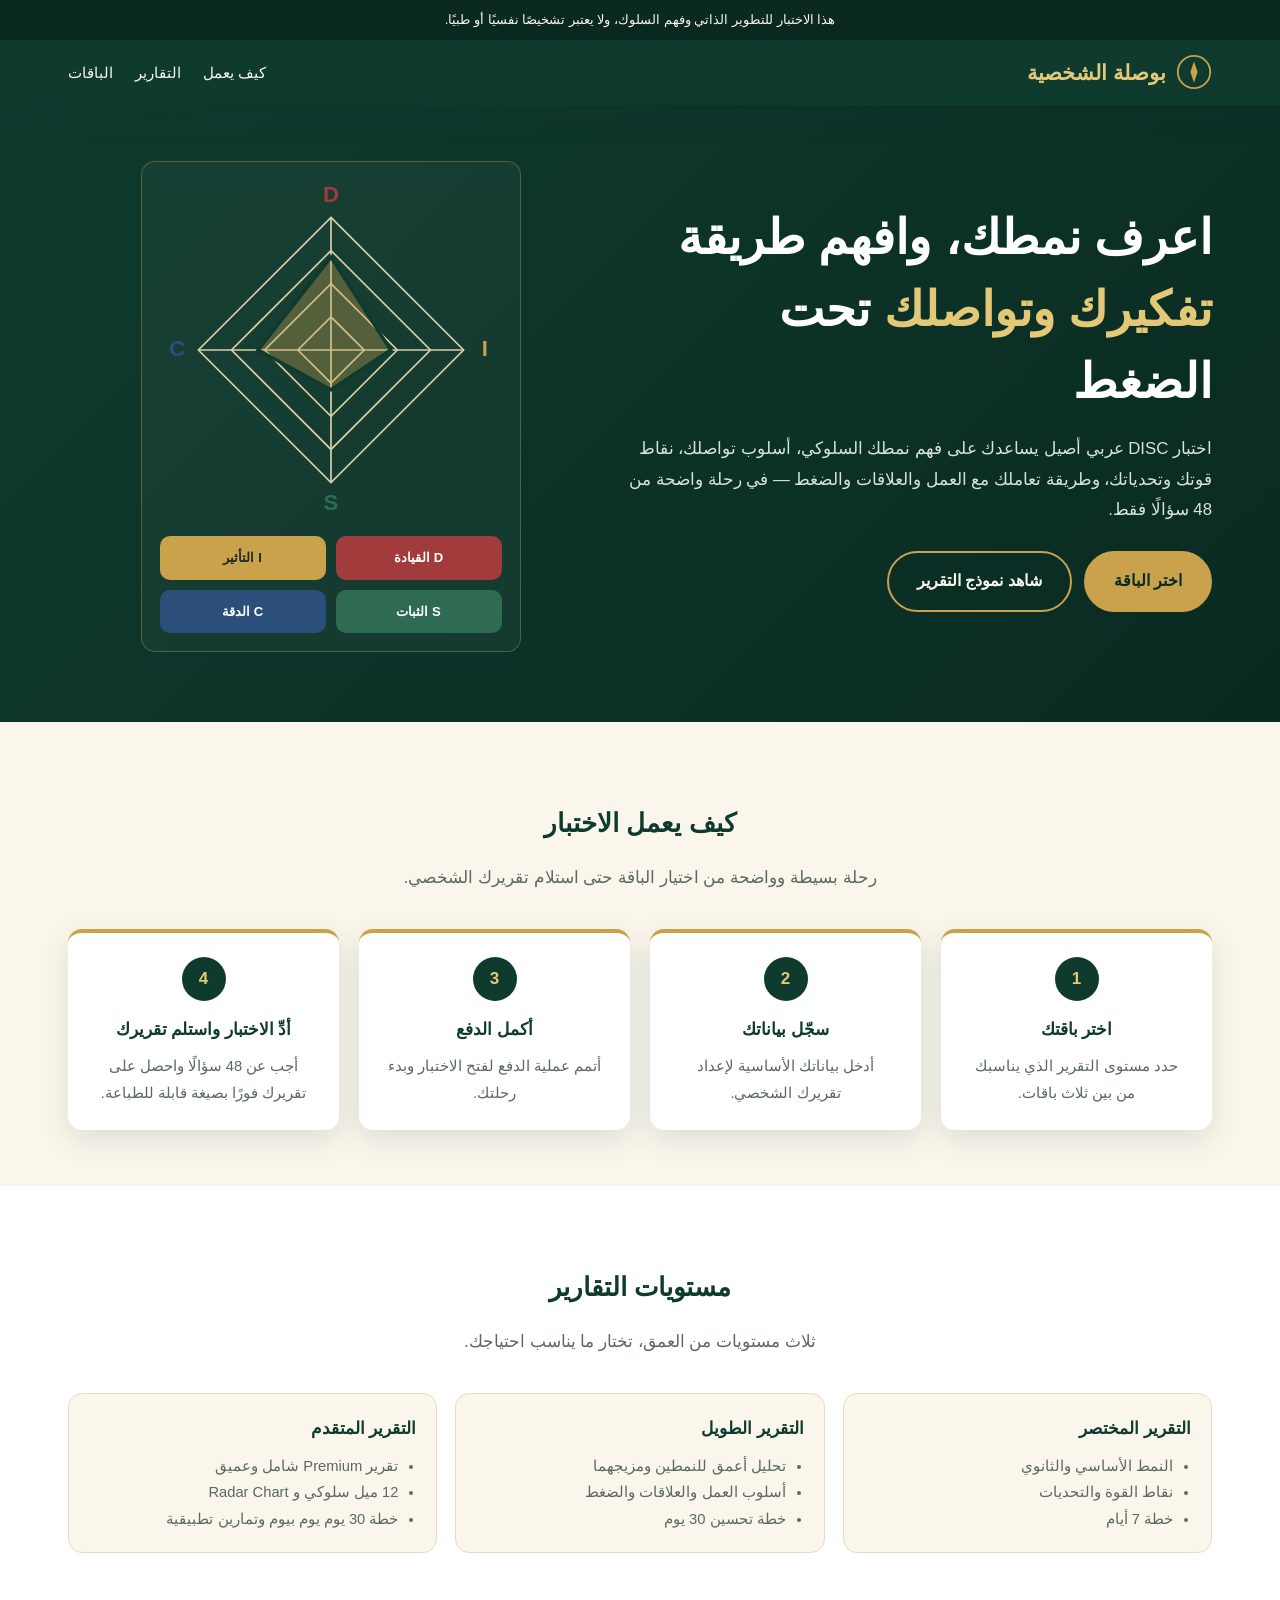
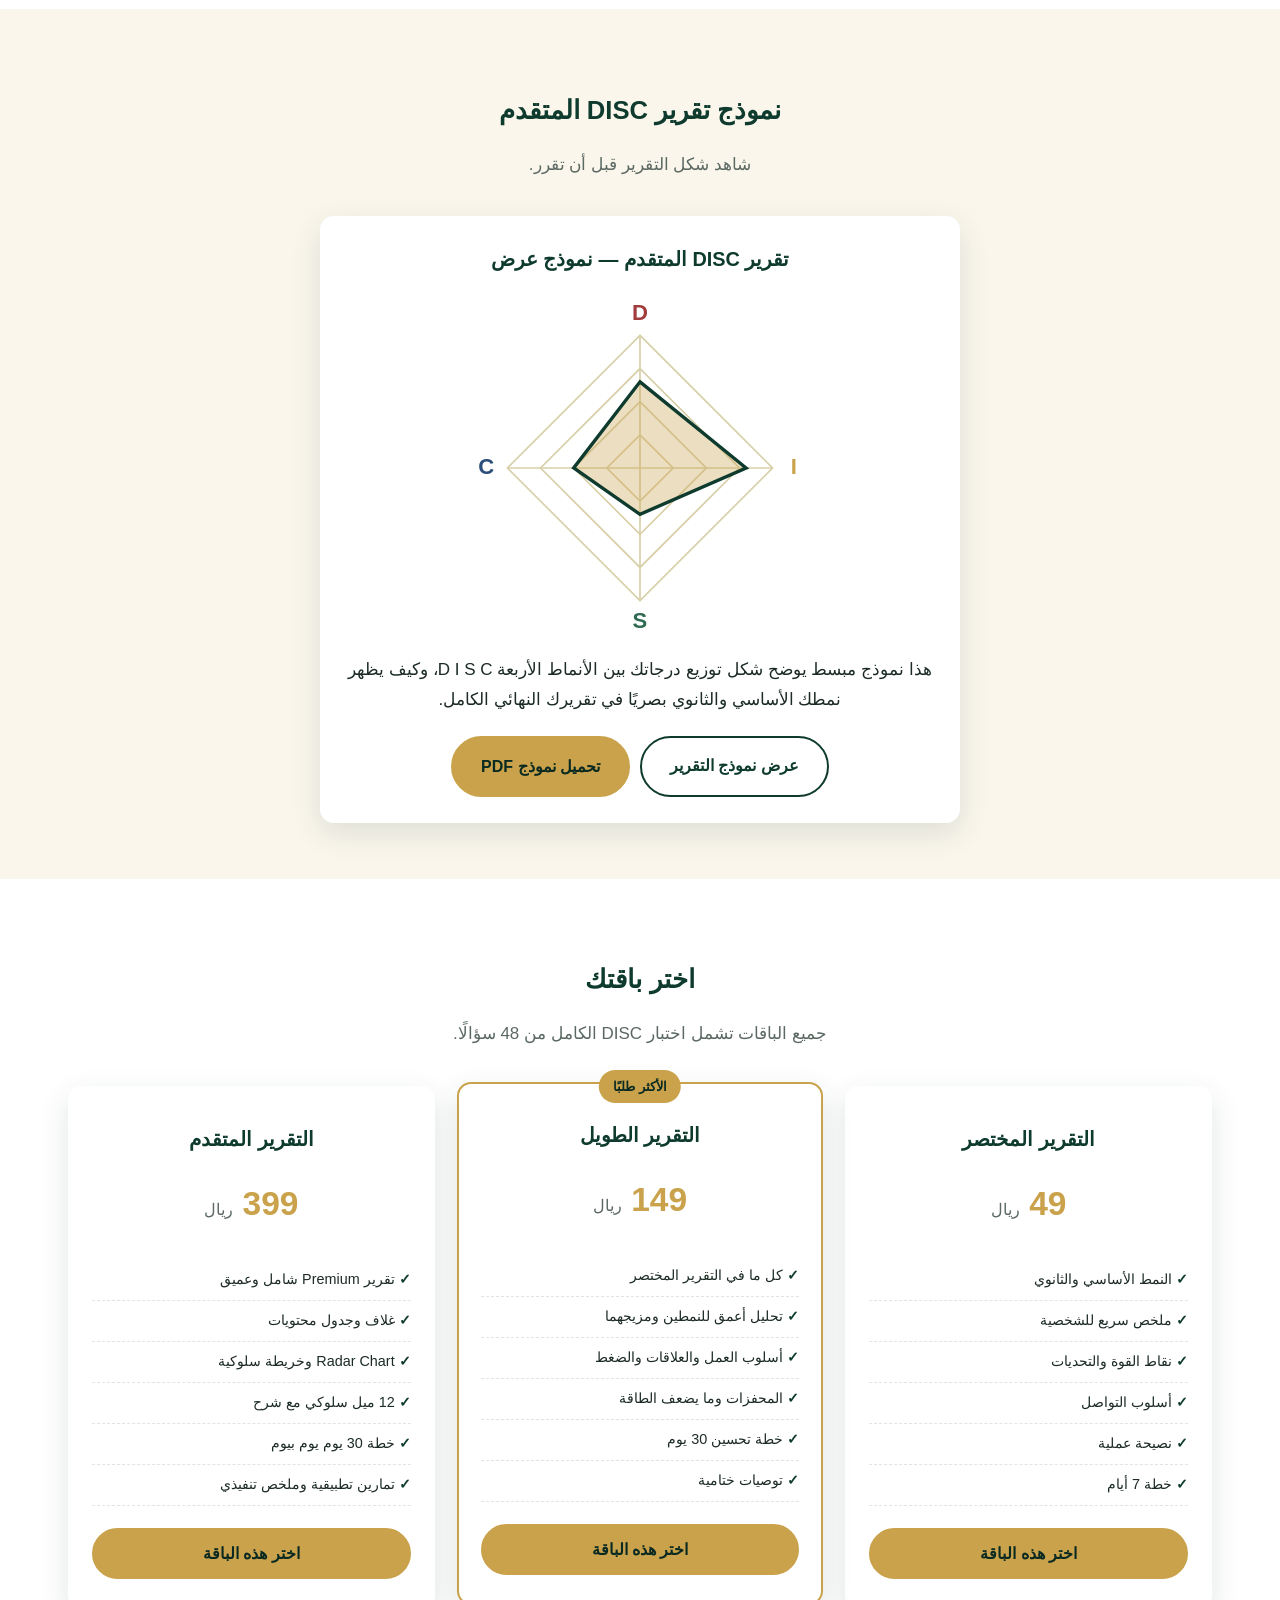
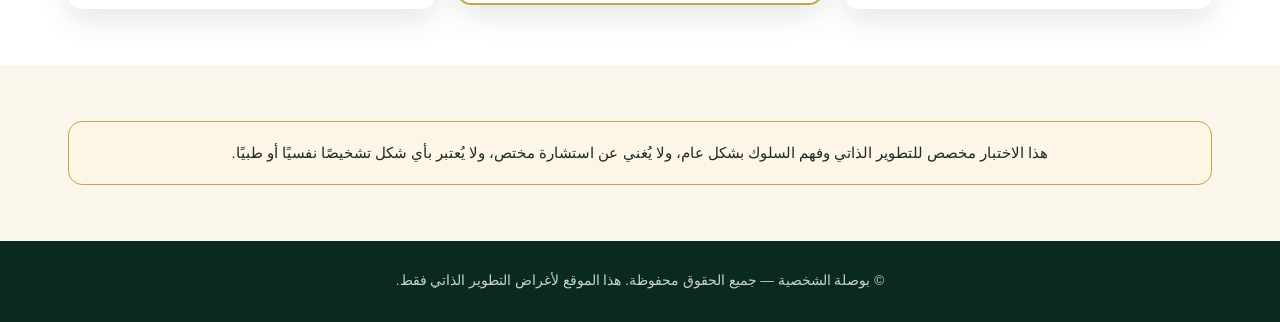
<file: index.html>
<!DOCTYPE html>
<html lang="ar" dir="rtl">
<head>
<meta charset="UTF-8">
<meta name="viewport" content="width=device-width, initial-scale=1.0">
<title>بوصلة الشخصية | اختبار DISC للتطوير الذاتي</title>
<meta name="description" content="اكتشف نمطك السلوكي بأسلوب DISC، وافهم طريقة تفكيرك وتواصلك وتعاملك مع الضغط والعمل والعلاقات.">
<link rel="stylesheet" href="style.css">
</head>
<body>

<div class="disclaimer-bar">
  هذا الاختبار للتطوير الذاتي وفهم السلوك، ولا يعتبر تشخيصًا نفسيًا أو طبيًا.
</div>

<header class="site-header">
  <div class="container">
    <div class="brand">
      <svg class="brand-icon" viewBox="0 0 40 40" fill="none">
        <circle cx="20" cy="20" r="18" stroke="#c9a24b" stroke-width="2"/>
        <path d="M20 8 L24 20 L20 32 L16 20 Z" fill="#c9a24b"/>
      </svg>
      بوصلة الشخصية
    </div>
    <nav class="site-nav">
      <a href="#how">كيف يعمل</a>
      <a href="#levels">التقارير</a>
      <a href="#pricing">الباقات</a>
    </nav>
  </div>
</header>

<!-- Hero -->
<section class="hero">
  <div class="container">
    <div class="hero-text">
      <h1>اعرف نمطك، وافهم طريقة <span>تفكيرك وتواصلك</span> تحت الضغط</h1>
      <p>اختبار DISC عربي أصيل يساعدك على فهم نمطك السلوكي، أسلوب تواصلك، نقاط قوتك وتحدياتك، وطريقة تعاملك مع العمل والعلاقات والضغط — في رحلة واضحة من 48 سؤالًا فقط.</p>
      <div class="hero-actions">
        <a href="#pricing" class="btn btn-primary">اختر الباقة</a>
        <a href="#sample-report" class="btn btn-outline-light">شاهد نموذج التقرير</a>
      </div>
    </div>
    <div class="hero-visual">
      <div class="disc-chart-wrap">
        <div id="hero-radar"></div>
        <div class="disc-legend">
          <div class="disc-legend-item" style="background:#a23b3b">D القيادة</div>
          <div class="disc-legend-item" style="background:#c9a24b;color:#1c2b24">I التأثير</div>
          <div class="disc-legend-item" style="background:#2f6b52">S الثبات</div>
          <div class="disc-legend-item" style="background:#2b4f7a">C الدقة</div>
        </div>
      </div>
    </div>
  </div>
</section>

<!-- كيف يعمل -->
<section id="how">
  <div class="container">
    <h2 class="section-title">كيف يعمل الاختبار</h2>
    <p class="section-subtitle">رحلة بسيطة وواضحة من اختيار الباقة حتى استلام تقريرك الشخصي.</p>
    <div class="steps-grid">
      <div class="step-card">
        <div class="step-num">1</div>
        <h3>اختر باقتك</h3>
        <p>حدد مستوى التقرير الذي يناسبك من بين ثلاث باقات.</p>
      </div>
      <div class="step-card">
        <div class="step-num">2</div>
        <h3>سجّل بياناتك</h3>
        <p>أدخل بياناتك الأساسية لإعداد تقريرك الشخصي.</p>
      </div>
      <div class="step-card">
        <div class="step-num">3</div>
        <h3>أكمل الدفع</h3>
        <p>أتمم عملية الدفع لفتح الاختبار وبدء رحلتك.</p>
      </div>
      <div class="step-card">
        <div class="step-num">4</div>
        <h3>أدِّ الاختبار واستلم تقريرك</h3>
        <p>أجب عن 48 سؤالًا واحصل على تقريرك فورًا بصيغة قابلة للطباعة.</p>
      </div>
    </div>
  </div>
</section>

<!-- مستويات التقارير -->
<section id="levels" class="alt-bg">
  <div class="container">
    <h2 class="section-title">مستويات التقارير</h2>
    <p class="section-subtitle">ثلاث مستويات من العمق، تختار ما يناسب احتياجك.</p>
    <div class="levels-grid">
      <div class="level-card">
        <h4>التقرير المختصر</h4>
        <ul>
          <li>النمط الأساسي والثانوي</li>
          <li>نقاط القوة والتحديات</li>
          <li>خطة 7 أيام</li>
        </ul>
      </div>
      <div class="level-card">
        <h4>التقرير الطويل</h4>
        <ul>
          <li>تحليل أعمق للنمطين ومزيجهما</li>
          <li>أسلوب العمل والعلاقات والضغط</li>
          <li>خطة تحسين 30 يوم</li>
        </ul>
      </div>
      <div class="level-card">
        <h4>التقرير المتقدم</h4>
        <ul>
          <li>تقرير Premium شامل وعميق</li>
          <li>12 ميل سلوكي و Radar Chart</li>
          <li>خطة 30 يوم يوم بيوم وتمارين تطبيقية</li>
        </ul>
      </div>
    </div>
  </div>
</section>

<!-- نموذج تقرير -->
<section id="sample-report">
  <div class="container">
    <h2 class="section-title">نموذج تقرير DISC المتقدم</h2>
    <p class="section-subtitle">شاهد شكل التقرير قبل أن تقرر.</p>
    <div class="sample-report-box">
      <h3>تقرير DISC المتقدم — نموذج عرض</h3>
      <div id="sample-radar"></div>
      <p>هذا نموذج مبسط يوضح شكل توزيع درجاتك بين الأنماط الأربعة D I S C، وكيف يظهر نمطك الأساسي والثانوي بصريًا في تقريرك النهائي الكامل.</p>
      <div class="sample-actions">
        <a href="report-sample.html" target="_blank" class="btn btn-outline">عرض نموذج التقرير</a>
        <button onclick="window.open('report-sample.html','_blank')" class="btn btn-primary">تحميل نموذج PDF</button>
      </div>
    </div>
  </div>
</section>

<!-- الباقات -->
<section id="pricing" class="alt-bg">
  <div class="container">
    <h2 class="section-title">اختر باقتك</h2>
    <p class="section-subtitle">جميع الباقات تشمل اختبار DISC الكامل من 48 سؤالًا.</p>
    <div class="pricing-grid">

      <div class="price-card">
        <h3>التقرير المختصر</h3>
        <div class="price-tag">49 <span>ريال</span></div>
        <ul>
          <li>النمط الأساسي والثانوي</li>
          <li>ملخص سريع للشخصية</li>
          <li>نقاط القوة والتحديات</li>
          <li>أسلوب التواصل</li>
          <li>نصيحة عملية</li>
          <li>خطة 7 أيام</li>
        </ul>
        <button class="btn btn-primary btn-block" onclick="selectPackage('short')">اختر هذه الباقة</button>
      </div>

      <div class="price-card featured">
        <div class="price-badge">الأكثر طلبًا</div>
        <h3>التقرير الطويل</h3>
        <div class="price-tag">149 <span>ريال</span></div>
        <ul>
          <li>كل ما في التقرير المختصر</li>
          <li>تحليل أعمق للنمطين ومزيجهما</li>
          <li>أسلوب العمل والعلاقات والضغط</li>
          <li>المحفزات وما يضعف الطاقة</li>
          <li>خطة تحسين 30 يوم</li>
          <li>توصيات ختامية</li>
        </ul>
        <button class="btn btn-primary btn-block" onclick="selectPackage('long')">اختر هذه الباقة</button>
      </div>

      <div class="price-card">
        <h3>التقرير المتقدم</h3>
        <div class="price-tag">399 <span>ريال</span></div>
        <ul>
          <li>تقرير Premium شامل وعميق</li>
          <li>غلاف وجدول محتويات</li>
          <li>Radar Chart وخريطة سلوكية</li>
          <li>12 ميل سلوكي مع شرح</li>
          <li>خطة 30 يوم يوم بيوم</li>
          <li>تمارين تطبيقية وملخص تنفيذي</li>
        </ul>
        <button class="btn btn-primary btn-block" onclick="selectPackage('advanced')">اختر هذه الباقة</button>
      </div>

    </div>
  </div>
</section>

<!-- تنبيه -->
<section>
  <div class="container">
    <div class="notice-box">
      هذا الاختبار مخصص للتطوير الذاتي وفهم السلوك بشكل عام، ولا يُغني عن استشارة مختص، ولا يُعتبر بأي شكل تشخيصًا نفسيًا أو طبيًا.
    </div>
  </div>
</section>

<footer class="site-footer">
  <div class="container">
    © بوصلة الشخصية — جميع الحقوق محفوظة. هذا الموقع لأغراض التطوير الذاتي فقط.
  </div>
</footer>

<script src="app.js"></script>
<script>
  renderRadarChart('hero-radar', { D: 70, I: 45, S: 30, C: 55 });
  renderRadarChart('sample-radar', { D: 65, I: 80, S: 35, C: 50 });
</script>
</body>
</html>
</file>
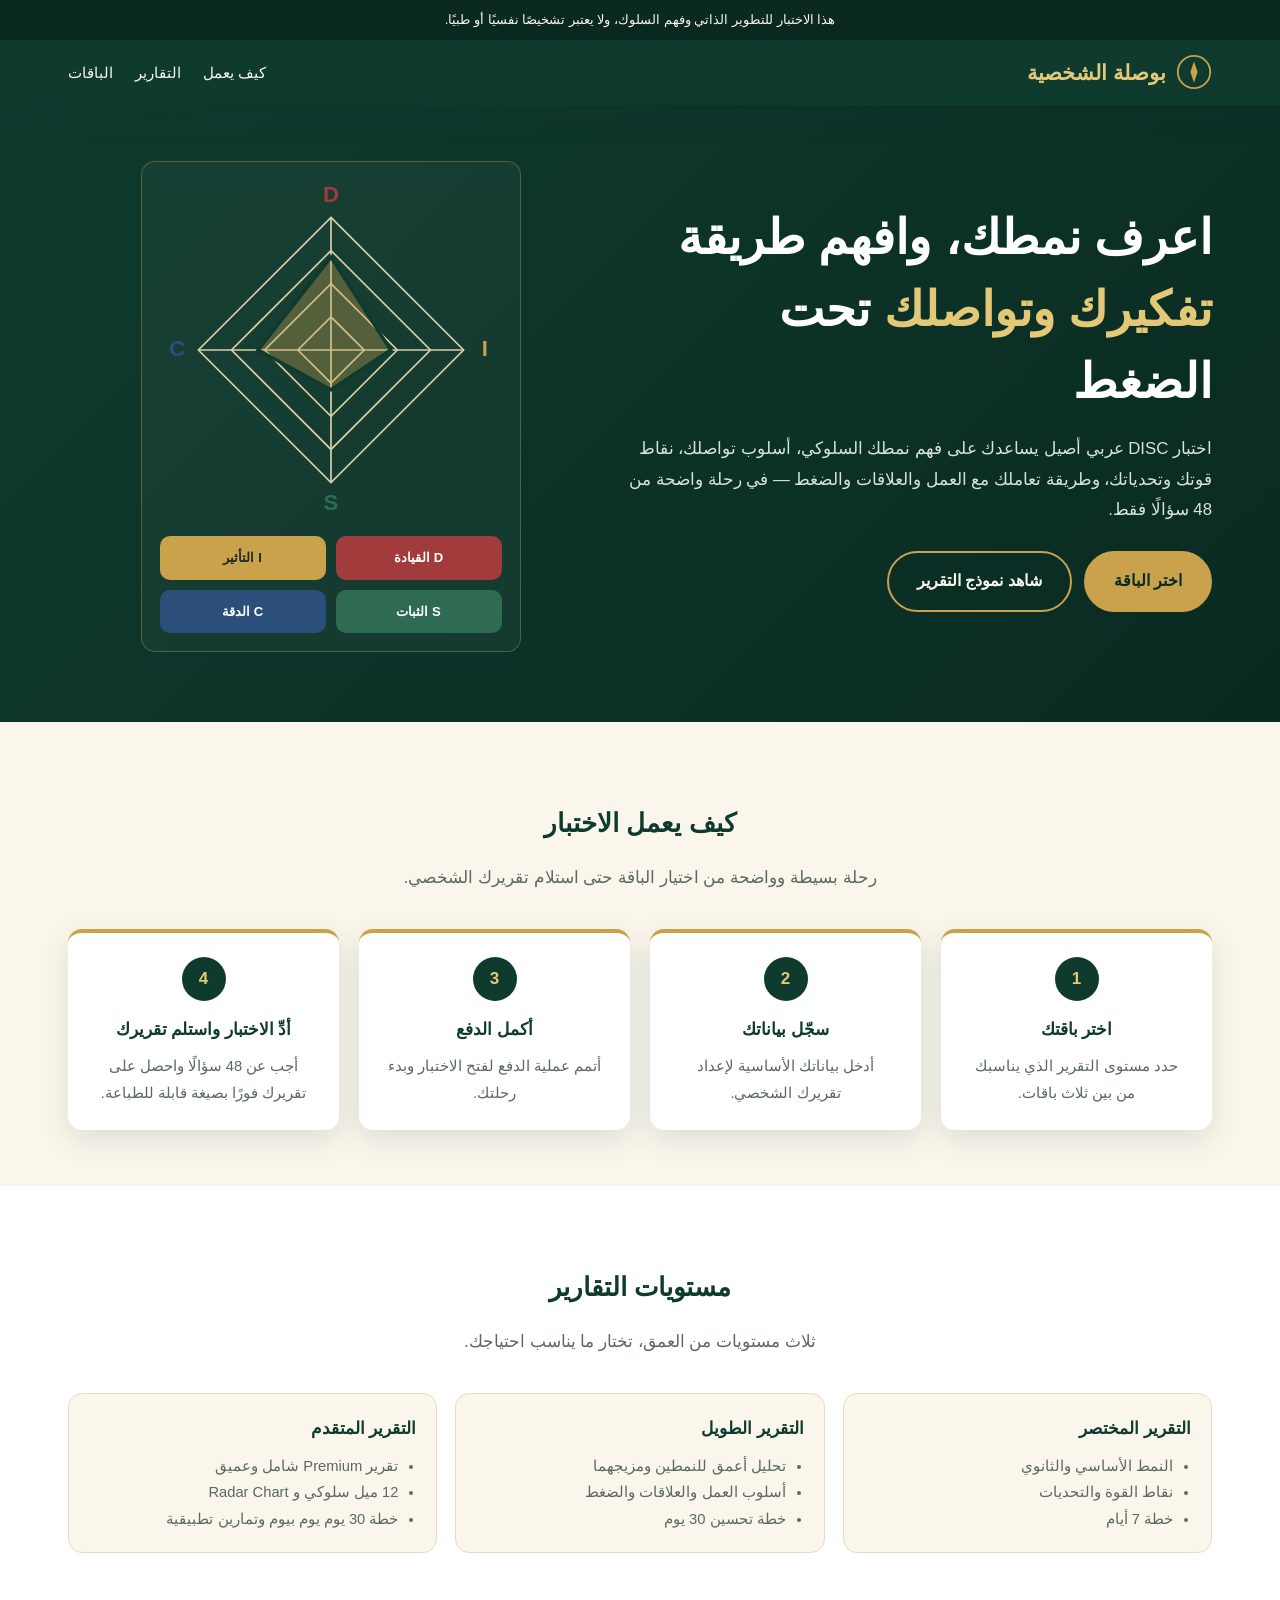
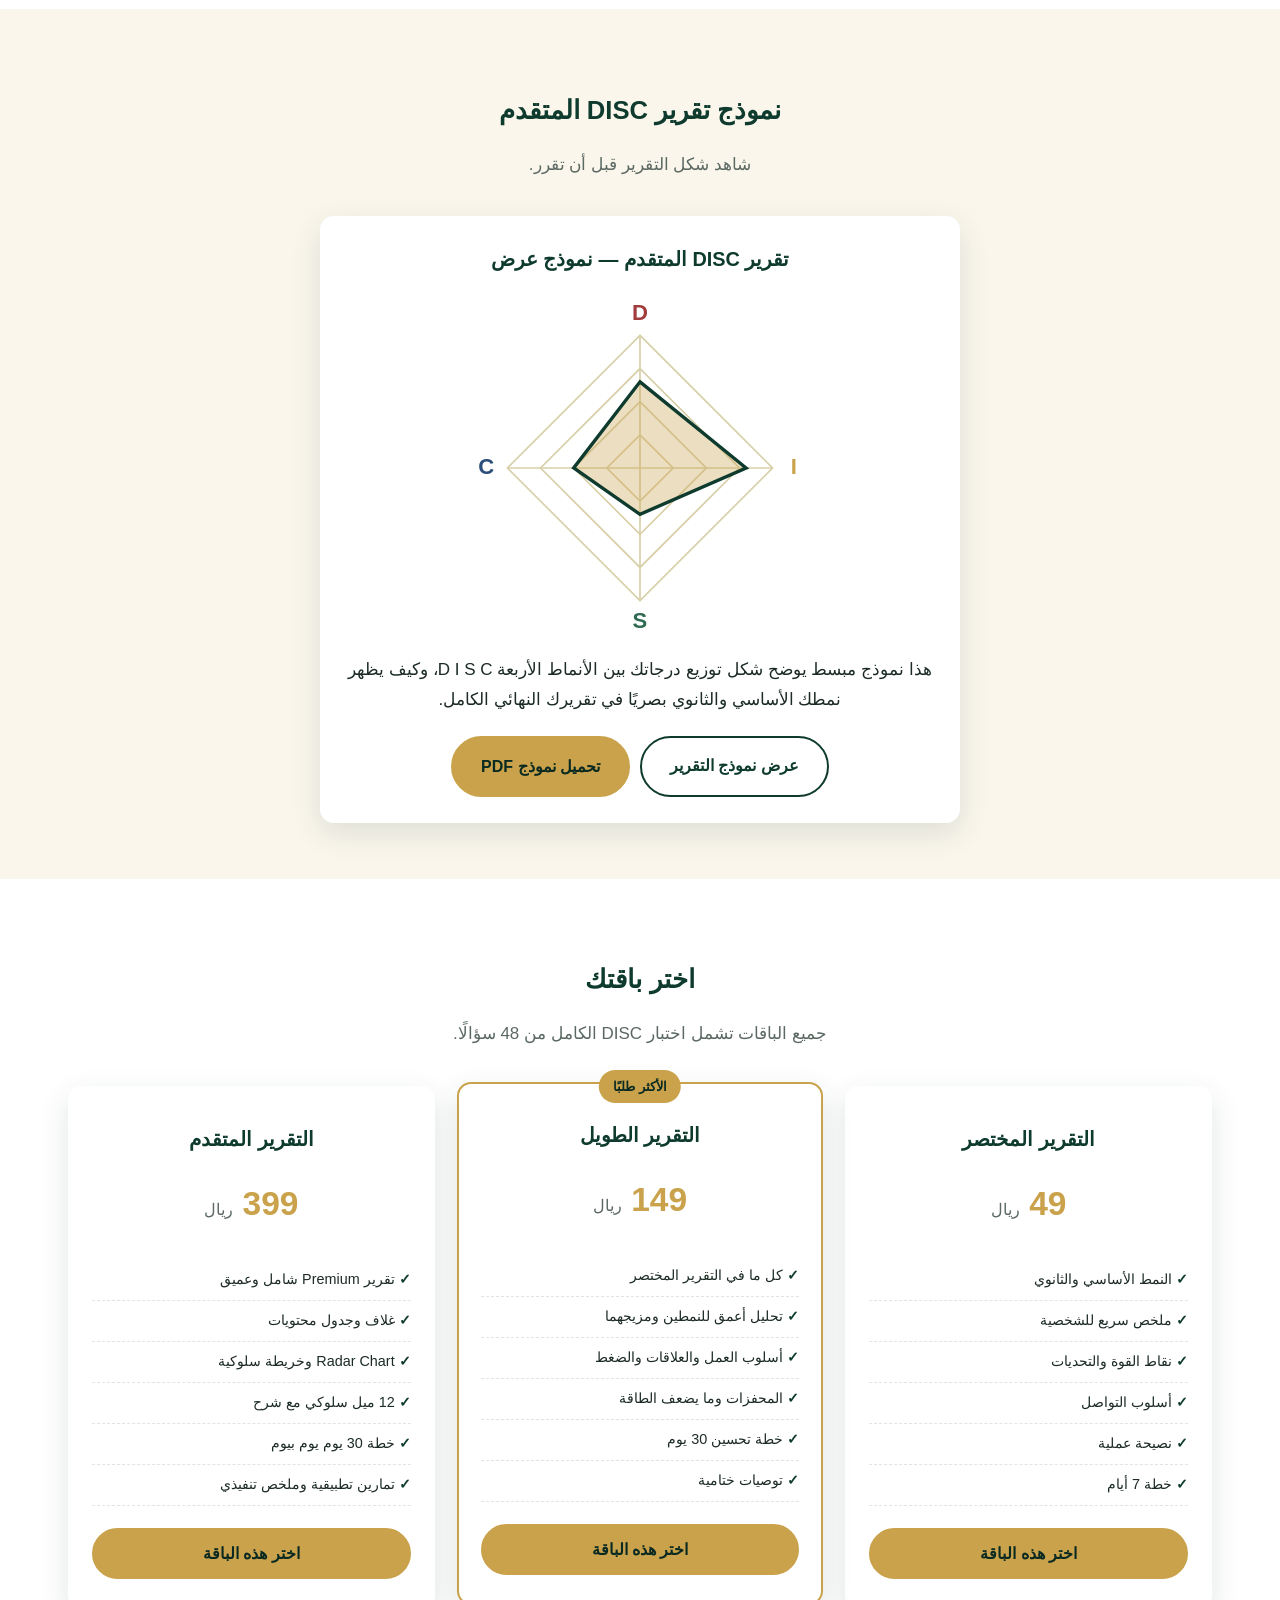
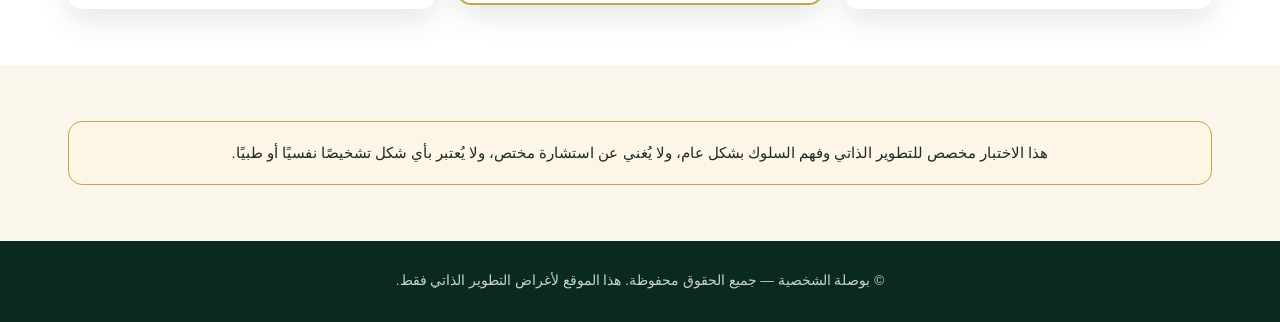
<file: payment.html>
<!DOCTYPE html>
<html lang="ar" dir="rtl">
<head>
<meta charset="UTF-8">
<meta name="viewport" content="width=device-width, initial-scale=1.0">
<title>الدفع | بوصلة الشخصية</title>
<link rel="stylesheet" href="style.css">
</head>
<body>

<div class="disclaimer-bar">
  هذا الاختبار للتطوير الذاتي وفهم السلوك، ولا يعتبر تشخيصًا نفسيًا أو طبيًا.
</div>

<header class="site-header">
  <div class="container">
    <div class="brand">
      <svg class="brand-icon" viewBox="0 0 40 40" fill="none">
        <circle cx="20" cy="20" r="18" stroke="#c9a24b" stroke-width="2"/>
        <path d="M20 8 L24 20 L20 32 L16 20 Z" fill="#c9a24b"/>
      </svg>
      بوصلة الشخصية
    </div>
    <nav class="site-nav">
      <a href="index.html">الرئيسية</a>
    </nav>
  </div>
</header>

<main class="form-page">
  <div class="container" style="max-width:560px;">

    <div class="summary-box">
      <h3>ملخص الطلب</h3>
      <div class="summary-row"><strong>الباقة</strong> <span id="o-pkg">—</span></div>
      <div class="summary-row"><strong>السعر</strong> <span id="o-price">—</span></div>
      <div class="summary-row"><strong>الاسم</strong> <span id="o-name">—</span></div>
      <div class="summary-row"><strong>البريد</strong> <span id="o-email">—</span></div>
      <div class="summary-row"><strong>الجوال</strong> <span id="o-phone">—</span></div>
    </div>

    <div class="form-card">
      <h3 style="margin-top:0;color:var(--green-dark);">طريقة الدفع</h3>
      <div class="pay-methods">
        <label class="pay-method" data-method="card">
          <input type="radio" name="pay-method" value="card" checked>
          <span class="pm-label">بطاقة مدى / فيزا / ماستركارد</span>
        </label>
        <label class="pay-method" data-method="applepay">
          <input type="radio" name="pay-method" value="applepay">
          <span class="pm-label">Apple Pay</span>
        </label>
        <label class="pay-method" data-method="bank">
          <input type="radio" name="pay-method" value="bank">
          <span class="pm-label">تحويل بنكي</span>
        </label>
      </div>

      <button id="pay-btn" class="btn btn-primary btn-block">إتمام الدفع</button>
      <p style="text-align:center;font-size:.8rem;color:var(--text-muted);margin-top:14px;">
        هذه عملية دفع تجريبية للعرض فقط — جاهزة للربط لاحقًا ببوابة دفع حقيقية.
      </p>
    </div>

  </div>
</main>

<footer class="site-footer">
  <div class="container">© بوصلة الشخصية — جميع الحقوق محفوظة.</div>
</footer>

<script src="app.js"></script>
<script>
  const pkgId = readFromStorage(STORAGE_KEYS.selectedPackage);
  const pkg = PACKAGES[pkgId];
  const customer = readFromStorage(STORAGE_KEYS.customer);

  if (!pkg || !customer) {
    window.location.href = buildUrl('index.html', {});
  } else {
    document.getElementById('o-pkg').textContent = pkg.name;
    document.getElementById('o-price').textContent = pkg.price + ' ريال';
    document.getElementById('o-name').textContent = customer.fullName;
    document.getElementById('o-email').textContent = customer.email;
    document.getElementById('o-phone').textContent = customer.phone;
  }

  document.querySelectorAll('.pay-method').forEach(label => {
    label.addEventListener('click', () => {
      document.querySelectorAll('.pay-method').forEach(l => l.classList.remove('selected'));
      label.classList.add('selected');
    });
  });
  document.querySelector('.pay-method').classList.add('selected');

  document.getElementById('pay-btn').addEventListener('click', function () {
    const method = document.querySelector('input[name="pay-method"]:checked').value;

    /* TODO: ربط لاحق مع Moyasar / Tap / Paylink - راجع PAYMENT_GATEWAY_NOTE في app.js */
    const paymentData = {
      status: 'paid_demo',
      method,
      package: pkgId,
      amount: pkg.price,
      date: new Date().toISOString()
    };
    saveToStorage(STORAGE_KEYS.payment, paymentData);

    sendToGoogleSheets({
      name: customer.fullName,
      email: customer.email,
      phone: customer.phone,
      age: customer.age,
      package: pkg.name,
      price: pkg.price,
      date: new Date().toISOString()
    });

    const custParam = encodeURIComponent(JSON.stringify(customer));
    window.location.href = buildUrl('test.html', { pkg: pkgId, cust: custParam, paid: method });
  });
</script>
</body>
</html>
</file>
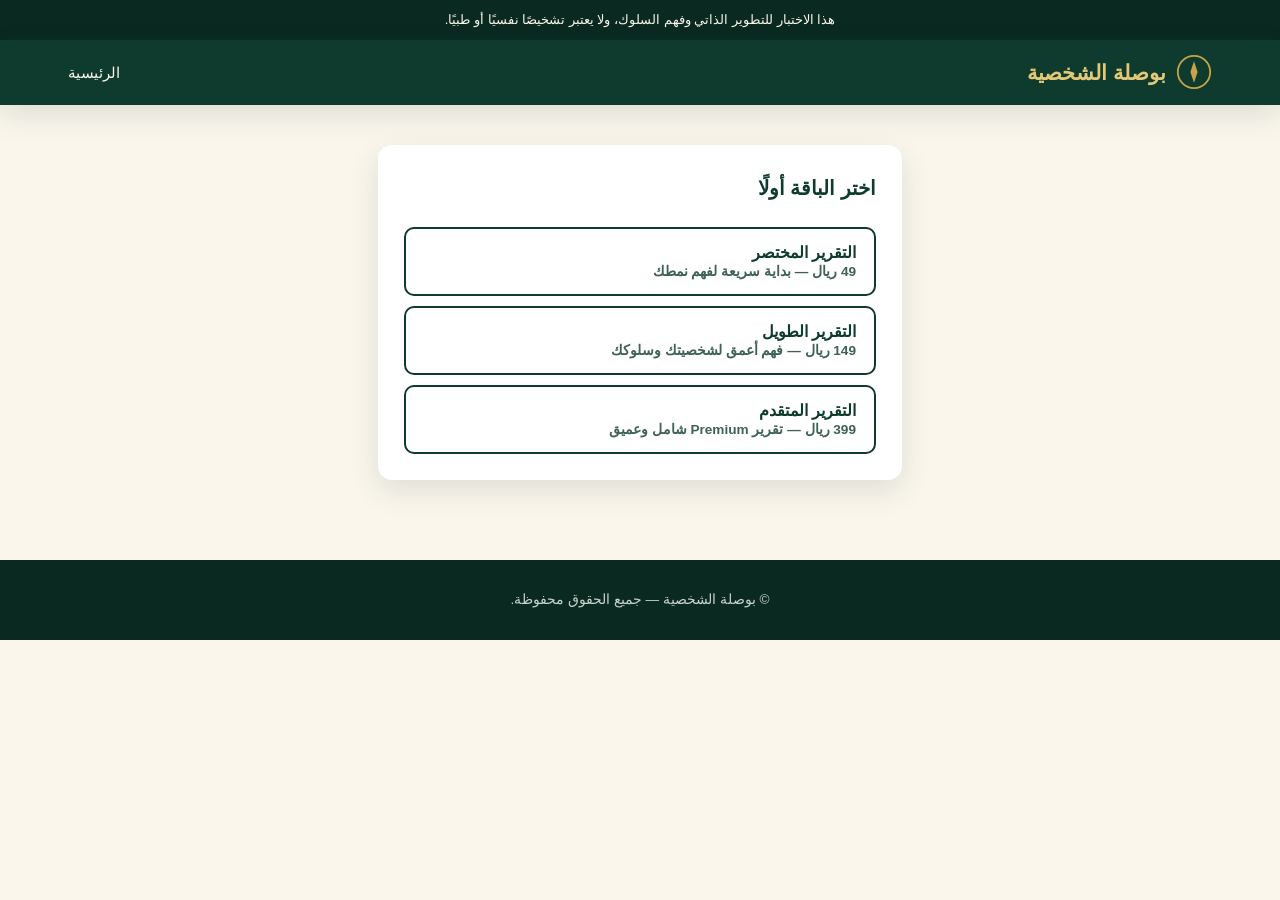
<file: register.html>
<!DOCTYPE html>
<html lang="ar" dir="rtl">
<head>
<meta charset="UTF-8">
<meta name="viewport" content="width=device-width, initial-scale=1.0">
<title>التسجيل | بوصلة الشخصية</title>
<link rel="stylesheet" href="style.css">
<style>
  .pkg-select-inline { margin-bottom: 20px; }
  .pkg-select-inline h3 { color: var(--green-dark); margin-top: 0; }
  .pkg-btn-group { display: flex; flex-direction: column; gap: 10px; }
  .pkg-btn-group .btn { text-align: right; border-radius: 10px; padding: 14px 18px; }
  .pkg-btn-group .btn strong { display: block; font-size: 1rem; }
  .pkg-btn-group .btn span { font-size: .85rem; opacity: .8; }
  #no-pkg-msg { display: none; }
  #reg-main { display: none; }
</style>
</head>
<body>

<div class="disclaimer-bar">
  هذا الاختبار للتطوير الذاتي وفهم السلوك، ولا يعتبر تشخيصًا نفسيًا أو طبيًا.
</div>

<header class="site-header">
  <div class="container">
    <div class="brand">
      <svg class="brand-icon" viewBox="0 0 40 40" fill="none">
        <circle cx="20" cy="20" r="18" stroke="#c9a24b" stroke-width="2"/>
        <path d="M20 8 L24 20 L20 32 L16 20 Z" fill="#c9a24b"/>
      </svg>
      بوصلة الشخصية
    </div>
    <nav class="site-nav">
      <a href="index.html">الرئيسية</a>
    </nav>
  </div>
</header>

<main class="form-page">
  <div class="container" style="max-width:560px;">

    <!-- إذا لم تُختر باقة: اختيار مدمج بدون نافذة منبثقة -->
    <div id="no-pkg-msg">
      <div class="form-card pkg-select-inline">
        <h3>اختر الباقة أولًا</h3>
        <div class="pkg-btn-group" id="pkg-btns"></div>
      </div>
    </div>

    <!-- النموذج الرئيسي -->
    <div id="reg-main">
      <div class="summary-box">
        <h3>الباقة المختارة</h3>
        <div class="summary-row"><strong>الاسم</strong> <span id="pkg-name">—</span></div>
        <div class="summary-row"><strong>السعر</strong> <span id="pkg-price">—</span></div>
        <div style="margin-top:10px;">
          <a href="index.html" style="font-size:.85rem;color:var(--text-muted);">تغيير الباقة</a>
        </div>
      </div>

      <div class="form-card">
        <form id="register-form" novalidate>
          <div class="form-group">
            <label for="full-name">الاسم الكامل</label>
            <input type="text" id="full-name" autocomplete="name" required>
            <div class="field-error">يرجى إدخال الاسم الكامل (3 أحرف على الأقل)</div>
          </div>
          <div class="form-group">
            <label for="email">البريد الإلكتروني</label>
            <input type="email" id="email" autocomplete="email" required>
            <div class="field-error">يرجى إدخال بريد إلكتروني صحيح</div>
          </div>
          <div class="form-group">
            <label for="phone">رقم الجوال</label>
            <input type="tel" id="phone" autocomplete="tel" required placeholder="05xxxxxxxx">
            <div class="field-error">يرجى إدخال رقم جوال صحيح يبدأ بـ 05</div>
          </div>
          <div class="form-group">
            <label for="age">العمر (اختياري)</label>
            <input type="number" id="age" min="10" max="100">
          </div>
          <button type="submit" class="btn btn-primary btn-block">المتابعة إلى الدفع</button>
        </form>
      </div>
    </div>

  </div>
</main>

<footer class="site-footer">
  <div class="container">© بوصلة الشخصية — جميع الحقوق محفوظة.</div>
</footer>

<script src="app.js"></script>
<script>
  let selectedPkgId = readFromStorage(STORAGE_KEYS.selectedPackage);
  let pkg = PACKAGES[selectedPkgId];

  if (!pkg) {
    // لم تُختر باقة — اعرض الاختيار مباشرة في الصفحة بدون prompt
    document.getElementById('no-pkg-msg').style.display = 'block';
    const btnGroup = document.getElementById('pkg-btns');
    Object.values(PACKAGES).forEach(p => {
      const btn = document.createElement('button');
      btn.type = 'button';
      btn.className = 'btn btn-outline';
      btn.innerHTML = `<strong>${p.name}</strong><span>${p.price} ريال — ${p.tagline}</span>`;
      btn.addEventListener('click', () => {
        saveToStorage(STORAGE_KEYS.selectedPackage, p.id);
        selectedPkgId = p.id;
        pkg = PACKAGES[p.id];
        showForm();
      });
      btnGroup.appendChild(btn);
    });
  } else {
    showForm();
  }

  function showForm() {
    document.getElementById('no-pkg-msg').style.display = 'none';
    document.getElementById('reg-main').style.display = 'block';
    document.getElementById('pkg-name').textContent = pkg.name;
    document.getElementById('pkg-price').textContent = pkg.price + ' ريال';
  }

  document.getElementById('register-form').addEventListener('submit', function (e) {
    e.preventDefault();

    const fullName = document.getElementById('full-name');
    const email    = document.getElementById('email');
    const phone    = document.getElementById('phone');
    const age      = document.getElementById('age');

    let valid = true;
    [fullName, email, phone].forEach(f => f.nextElementSibling.style.display = 'none');

    if (fullName.value.trim().length < 3) {
      fullName.nextElementSibling.style.display = 'block';
      valid = false;
    }
    const emailPattern = /^[^\s@]+@[^\s@]+\.[^\s@]+$/;
    if (!emailPattern.test(email.value.trim())) {
      email.nextElementSibling.style.display = 'block';
      valid = false;
    }
    const phonePattern = /^05\d{8}$/;
    if (!phonePattern.test(phone.value.trim())) {
      phone.nextElementSibling.style.display = 'block';
      valid = false;
    }

    if (!valid) return;

    const customer = {
      fullName: fullName.value.trim(),
      email:    email.value.trim(),
      phone:    phone.value.trim(),
      age:      age.value ? Number(age.value) : null
    };
    saveToStorage(STORAGE_KEYS.customer, customer);
    window.location.href = buildUrl('payment.html', {
      pkg:  selectedPkgId,
      cust: encodeURIComponent(JSON.stringify(customer))
    });
  });
</script>
</body>
</html>
</file>
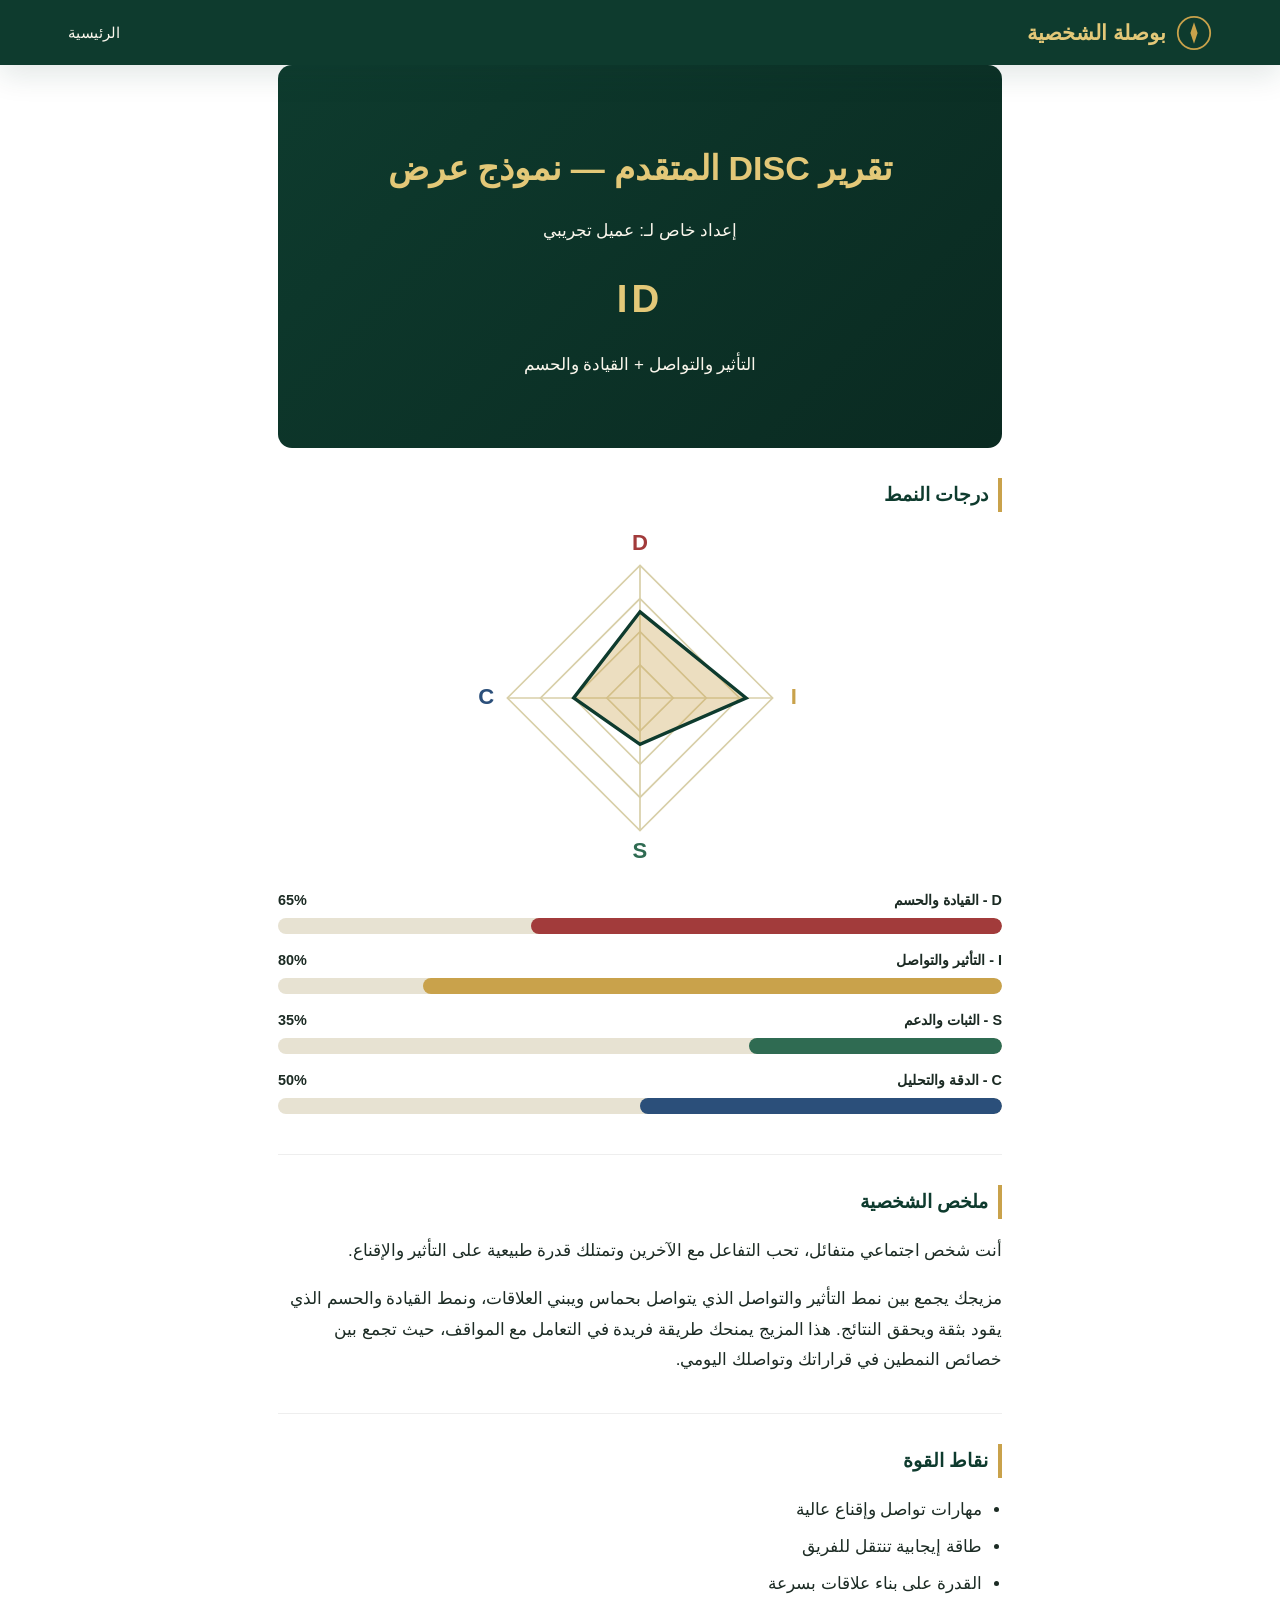
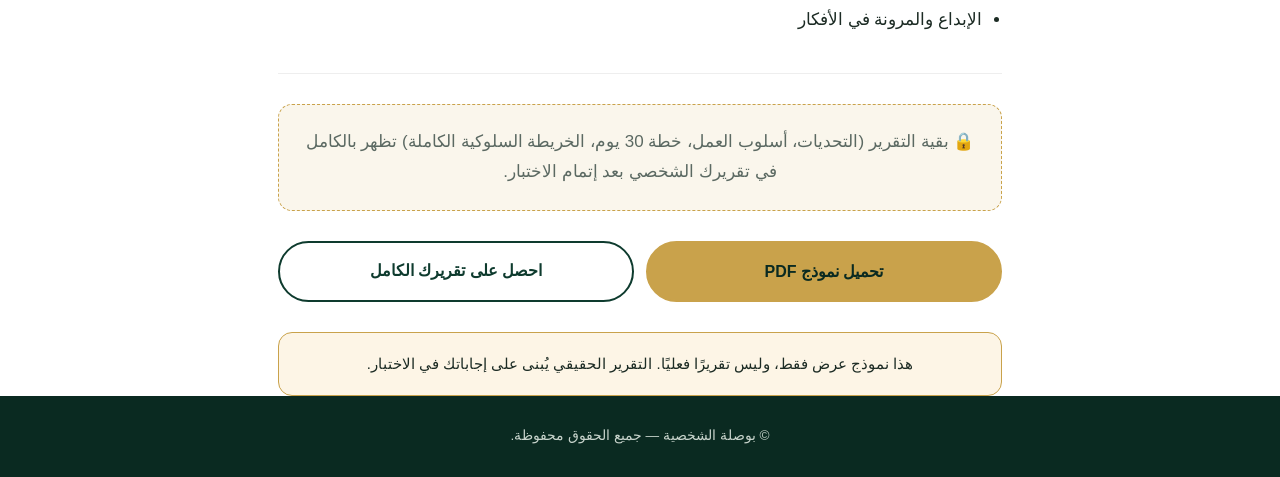
<file: report-sample.html>
<!DOCTYPE html>
<html lang="ar" dir="rtl">
<head>
<meta charset="UTF-8">
<meta name="viewport" content="width=device-width, initial-scale=1.0">
<title>نموذج تقرير | بوصلة الشخصية</title>
<link rel="stylesheet" href="style.css">
</head>
<body class="report-page">

<header class="site-header no-print">
  <div class="container">
    <div class="brand">
      <svg class="brand-icon" viewBox="0 0 40 40" fill="none">
        <circle cx="20" cy="20" r="18" stroke="#c9a24b" stroke-width="2"/>
        <path d="M20 8 L24 20 L20 32 L16 20 Z" fill="#c9a24b"/>
      </svg>
      بوصلة الشخصية
    </div>
    <nav class="site-nav">
      <a href="index.html">الرئيسية</a>
    </nav>
  </div>
</header>

<main>
  <div class="container" style="max-width:760px;">
    <div id="report-content"></div>

    <div class="report-actions no-print">
      <button class="btn btn-primary btn-block" onclick="window.print()">تحميل نموذج PDF</button>
      <a href="index.html#pricing" class="btn btn-outline btn-block">احصل على تقريرك الكامل</a>
    </div>

    <div class="notice-box no-print">
      هذا نموذج عرض فقط، وليس تقريرًا فعليًا. التقرير الحقيقي يُبنى على إجاباتك في الاختبار.
    </div>
  </div>
</main>

<footer class="site-footer no-print">
  <div class="container">© بوصلة الشخصية — جميع الحقوق محفوظة.</div>
</footer>

<script src="app.js"></script>
<script>
  const primary = 'I';
  const secondary = 'D';
  const samplePercentages = { D: 65, I: 80, S: 35, C: 50 };
  const pPrimary = PATTERN_CONTENT[primary];
  const pSecondary = PATTERN_CONTENT[secondary];

  let html = `
    <div class="report-cover">
      <h1>تقرير DISC المتقدم — نموذج عرض</h1>
      <p>إعداد خاص لـ: عميل تجريبي</p>
      <div class="result-pattern">${primary}${secondary}</div>
      <p>${DISC_INFO[primary].name} + ${DISC_INFO[secondary].name}</p>
    </div>

    <div class="report-section">
      <h2>درجات النمط</h2>
      <div id="radar-box"></div>
      <div class="disc-bars">
        ${['D','I','S','C'].map(k => `
          <div class="disc-bar-row">
            <div class="disc-bar-label"><span>${k} - ${DISC_INFO[k].name}</span><span>${samplePercentages[k]}%</span></div>
            <div class="disc-bar-track"><div class="disc-bar-fill fill-${k}" style="width:${samplePercentages[k]}%"></div></div>
          </div>
        `).join('')}
      </div>
    </div>

    <div class="report-section">
      <h2>ملخص الشخصية</h2>
      <p>${pPrimary.summary}</p>
      <p>${getCompoundExplanation(primary, secondary)}</p>
    </div>

    <div class="report-section">
      <h2>نقاط القوة</h2>
      <ul>${pPrimary.strengths.map(s => `<li>${s}</li>`).join('')}</ul>
    </div>

    <div class="locked-section">
      🔒 بقية التقرير (التحديات، أسلوب العمل، خطة 30 يوم، الخريطة السلوكية الكاملة) تظهر بالكامل في تقريرك الشخصي بعد إتمام الاختبار.
    </div>
  `;

  document.getElementById('report-content').innerHTML = html;
  renderRadarChart('radar-box', samplePercentages);
</script>
</body>
</html>
</file>
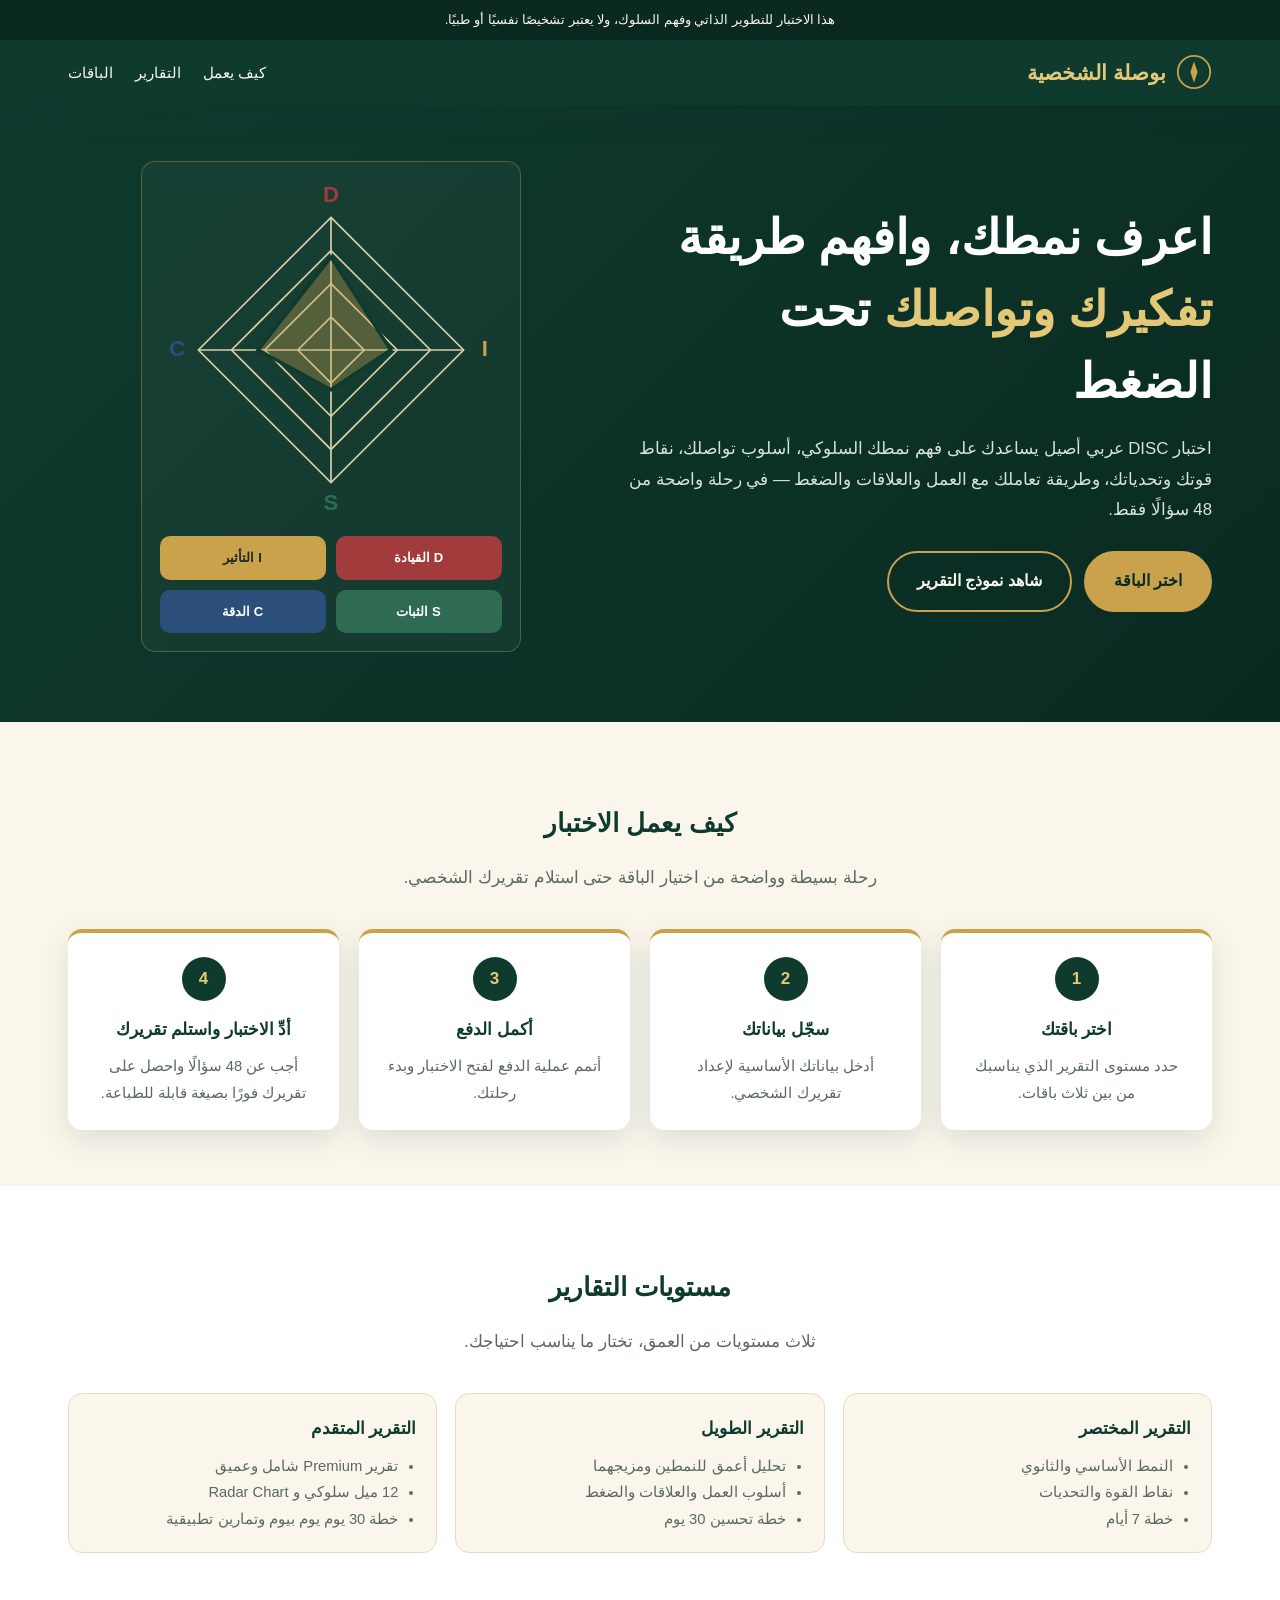
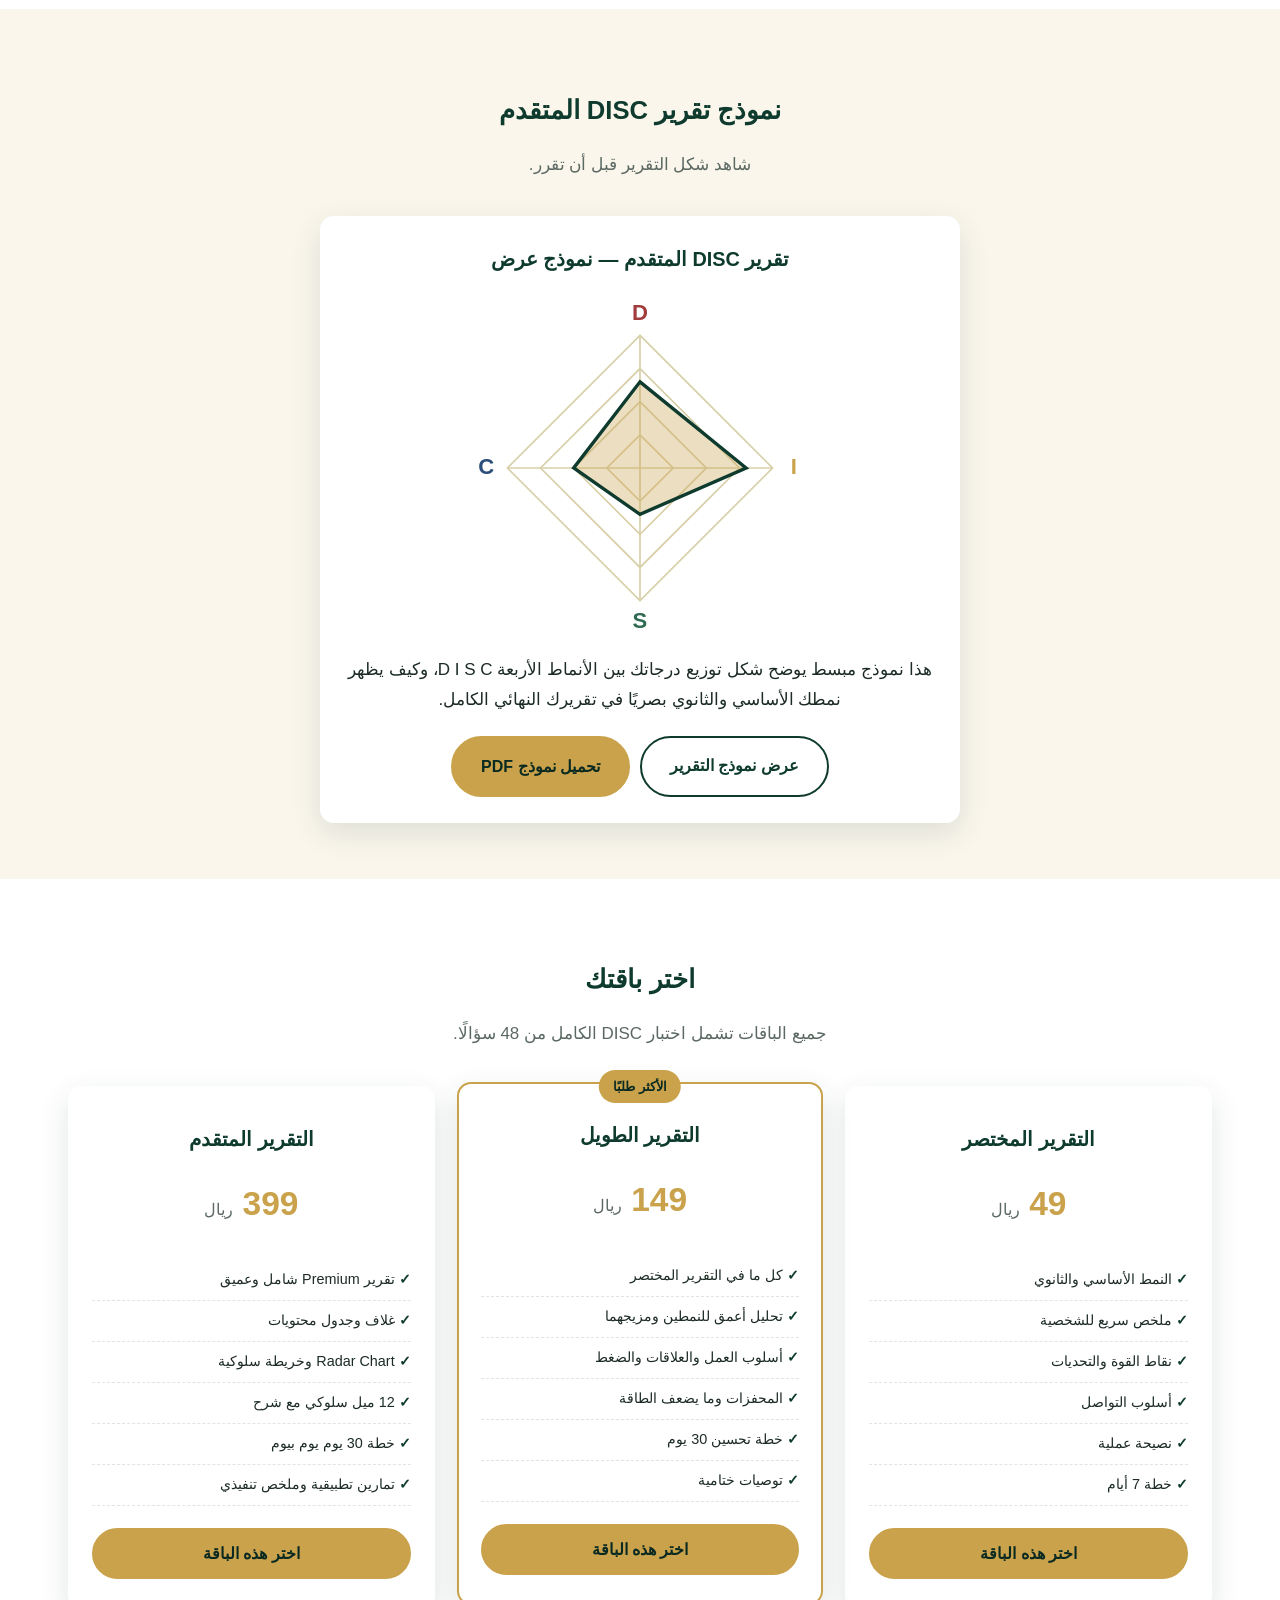
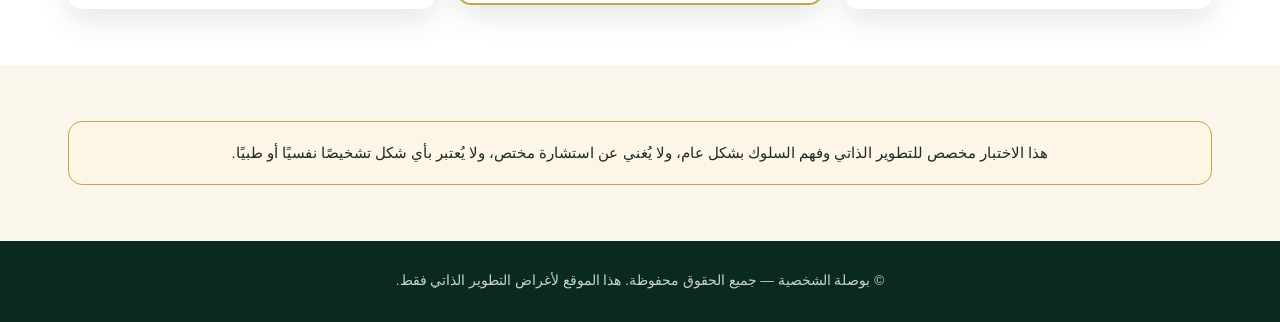
<file: report.html>
<!DOCTYPE html>
<html lang="ar" dir="rtl">
<head>
<meta charset="UTF-8">
<meta name="viewport" content="width=device-width, initial-scale=1.0">
<title>تقريرك الشخصي | بوصلة الشخصية</title>
<link rel="stylesheet" href="style.css">
</head>
<body class="report-page">

<header class="site-header no-print">
  <div class="container">
    <div class="brand">
      <svg class="brand-icon" viewBox="0 0 40 40" fill="none">
        <circle cx="20" cy="20" r="18" stroke="#c9a24b" stroke-width="2"/>
        <path d="M20 8 L24 20 L20 32 L16 20 Z" fill="#c9a24b"/>
      </svg>
      بوصلة الشخصية
    </div>
    <nav class="site-nav">
      <a href="index.html">الرئيسية</a>
    </nav>
  </div>
</header>

<main>
  <div class="container" style="max-width:760px;">
    <div id="report-content"></div>

    <div class="report-actions no-print">
      <button class="btn btn-primary btn-block" onclick="window.print()">تحميل التقرير PDF</button>
      <button class="btn btn-outline btn-block" onclick="sendReportByEmail()">إرسال التقرير عبر البريد</button>
    </div>

    <div class="notice-box no-print">
      هذا التقرير لأغراض التطوير الذاتي وفهم السلوك، ولا يعتبر تشخيصًا نفسيًا أو طبيًا.
    </div>
  </div>
</main>

<footer class="site-footer no-print">
  <div class="container">© بوصلة الشخصية — جميع الحقوق محفوظة.</div>
</footer>

<script src="app.js"></script>
<script>
  const result = readFromStorage(STORAGE_KEYS.result);
  const customer = readFromStorage(STORAGE_KEYS.customer);
  const pkgId = readFromStorage(STORAGE_KEYS.selectedPackage);
  const pkg = PACKAGES[pkgId];

  if (!result || !customer || !pkg) {
    window.location.href = "index.html";
  }

  const primary = result.primary;
  const secondary = result.secondary;
  const pPrimary = PATTERN_CONTENT[primary];
  const pSecondary = PATTERN_CONTENT[secondary];

  let html = '';

  html += `
    <div class="report-cover">
      <h1>تقرير ${pkg.name}</h1>
      <p>إعداد خاص لـ: ${customer.fullName}</p>
      <div class="result-pattern">${result.compound}</div>
      <p>${DISC_INFO[primary].name} + ${DISC_INFO[secondary].name}</p>
    </div>
  `;

  html += `
    <div class="report-section">
      <h2>درجات نمطك</h2>
      <div id="radar-box"></div>
      <div class="disc-bars">
        ${['D','I','S','C'].map(k => `
          <div class="disc-bar-row">
            <div class="disc-bar-label"><span>${k} - ${DISC_INFO[k].name}</span><span>${result.percentages[k]}%</span></div>
            <div class="disc-bar-track"><div class="disc-bar-fill fill-${k}" style="width:${result.percentages[k]}%"></div></div>
          </div>
        `).join('')}
      </div>
    </div>
  `;

  html += `
    <div class="report-section">
      <h2>ملخص الشخصية</h2>
      <p>${pPrimary.summary}</p>
      <p>${getCompoundExplanation(primary, secondary)}</p>
    </div>
  `;

  html += `
    <div class="report-section">
      <h2>نقاط القوة</h2>
      <ul>${pPrimary.strengths.map(s => `<li>${s}</li>`).join('')}</ul>
    </div>
  `;

  html += `
    <div class="report-section">
      <h2>التحديات</h2>
      <ul>${pPrimary.challenges.map(s => `<li>${s}</li>`).join('')}</ul>
    </div>
  `;

  html += `
    <div class="report-section">
      <h2>أسلوب التواصل</h2>
      <p>${pPrimary.communication}</p>
    </div>
  `;

  html += `
    <div class="report-section">
      <h2>نصيحة عملية</h2>
      <p>ابدأ بخطوة صغيرة كل يوم لتطوير جانب واحد من جوانب نموك، بدل محاولة تغيير كل شيء دفعة واحدة.</p>
    </div>
  `;

  html += `
    <div class="report-section">
      <h2>خطة 7 أيام</h2>
      <ul>${get7DayPlan(primary).map(d => `<li>${d}</li>`).join('')}</ul>
    </div>
  `;

  // ===== الباقة الطويلة والمتقدمة =====
  if (pkgId === 'long' || pkgId === 'advanced') {
    html += `
      <div class="report-section">
        <h2>تحليل النمط الثانوي (${DISC_INFO[secondary].name})</h2>
        <p>${pSecondary.summary}</p>
      </div>

      <div class="report-section">
        <h2>نقاط القوة والتحديات بالتفصيل</h2>
        <h3>قوة إضافية من النمط الثانوي</h3>
        <ul>${pSecondary.strengths.map(s => `<li>${s}</li>`).join('')}</ul>
        <h3>تحديات إضافية من النمط الثانوي</h3>
        <ul>${pSecondary.challenges.map(s => `<li>${s}</li>`).join('')}</ul>
      </div>

      <div class="report-section">
        <h2>أسلوب العمل</h2>
        <p>${pPrimary.work}</p>
      </div>

      <div class="report-section">
        <h2>أسلوب العلاقات</h2>
        <p>${pPrimary.relationships}</p>
      </div>

      <div class="report-section">
        <h2>أسلوب التعامل مع الضغط</h2>
        <p>${pPrimary.pressure}</p>
      </div>

      <div class="report-section">
        <h2>المحفزات وما يضعف الطاقة</h2>
        <h3>المحفزات</h3>
        <ul>${pPrimary.motivators.map(s => `<li>${s}</li>`).join('')}</ul>
        <h3>ما يضعف الطاقة</h3>
        <ul>${pPrimary.drains.map(s => `<li>${s}</li>`).join('')}</ul>
      </div>

      <div class="report-section">
        <h2>خطة تحسين 30 يوم</h2>
        <ul>${get30DayPlan(primary, secondary).map(w => `<li>${w}</li>`).join('')}</ul>
      </div>

      <div class="report-section">
        <h2>توصيات ختامية</h2>
        <p>استثمر نقاط قوتك بوعي، وتعامل مع تحدياتك كفرص للنمو لا كعيوب. الفهم الجيد لنمطك هو نقطة البداية لتطوير حقيقي ومستمر.</p>
      </div>
    `;
  }

  // ===== الباقة المتقدمة فقط =====
  if (pkgId === 'advanced') {
    html += `
      <div class="report-section">
        <h2>شرح أنماط DISC الأربعة</h2>
        ${Object.keys(DISC_INFO).map(k => `<p><strong>${k} - ${DISC_INFO[k].name}:</strong> ${DISC_INFO[k].short}</p>`).join('')}
      </div>

      <div class="report-section">
        <h2>خريطة السلوك — 12 ميل سلوكي</h2>
        ${TWELVE_TRAITS.map(t => `<p><strong>${t}:</strong> ${getTraitDescription(primary, t)}</p>`).join('')}
      </div>

      <div class="report-section">
        <h2>كيف يتعامل الآخرون معك</h2>
        <p>غالبًا ما يراك من حولك شخصًا واضح الهوية السلوكية، وقد يميلون للتعامل معك وفق توقعاتهم لنمط ${DISC_INFO[primary].name}، لذلك من المفيد أن توضح احتياجاتك بصراحة لتقليل سوء الفهم.</p>
      </div>

      <div class="report-section">
        <h2>كيف تتعامل مع كل نمط</h2>
        ${Object.keys(DISC_INFO).filter(k => k !== primary).map(k => `
          <p><strong>عند التعامل مع نمط ${k} - ${DISC_INFO[k].name}:</strong> احرص على مراعاة أن ${DISC_INFO[k].short}، وتكيّف أسلوبك معه دون أن تفقد طبيعتك.</p>
        `).join('')}
      </div>

      <div class="report-section">
        <h2>تمارين تطبيقية</h2>
        <ul>
          <li>اكتب موقفًا واجهته هذا الأسبوع وحلله وفق نمطك السلوكي</li>
          <li>جرّب التعامل لمدة يوم كامل بأسلوب نمط مختلف عن نمطك</li>
          <li>اطلب من شخص مقرب وصف شخصيتك وقارنه بنتيجتك</li>
        </ul>
      </div>

      <div class="report-section">
        <h2>ملخص تنفيذي</h2>
        <p>نمطك الأساسي ${DISC_INFO[primary].name} (${result.percentages[primary]}%)، ونمطك الثانوي ${DISC_INFO[secondary].name} (${result.percentages[secondary]}%). أبرز قوتك: ${pPrimary.strengths[0]}. أبرز تحدٍّ: ${pPrimary.challenges[0]}. ركّز خلال الثلاثين يومًا القادمة على خطة التحسين المذكورة أعلاه.</p>
      </div>
    `;
  }

  document.getElementById('report-content').innerHTML = html;
  renderRadarChart('radar-box', result.percentages);
</script>
</body>
</html>
</file>
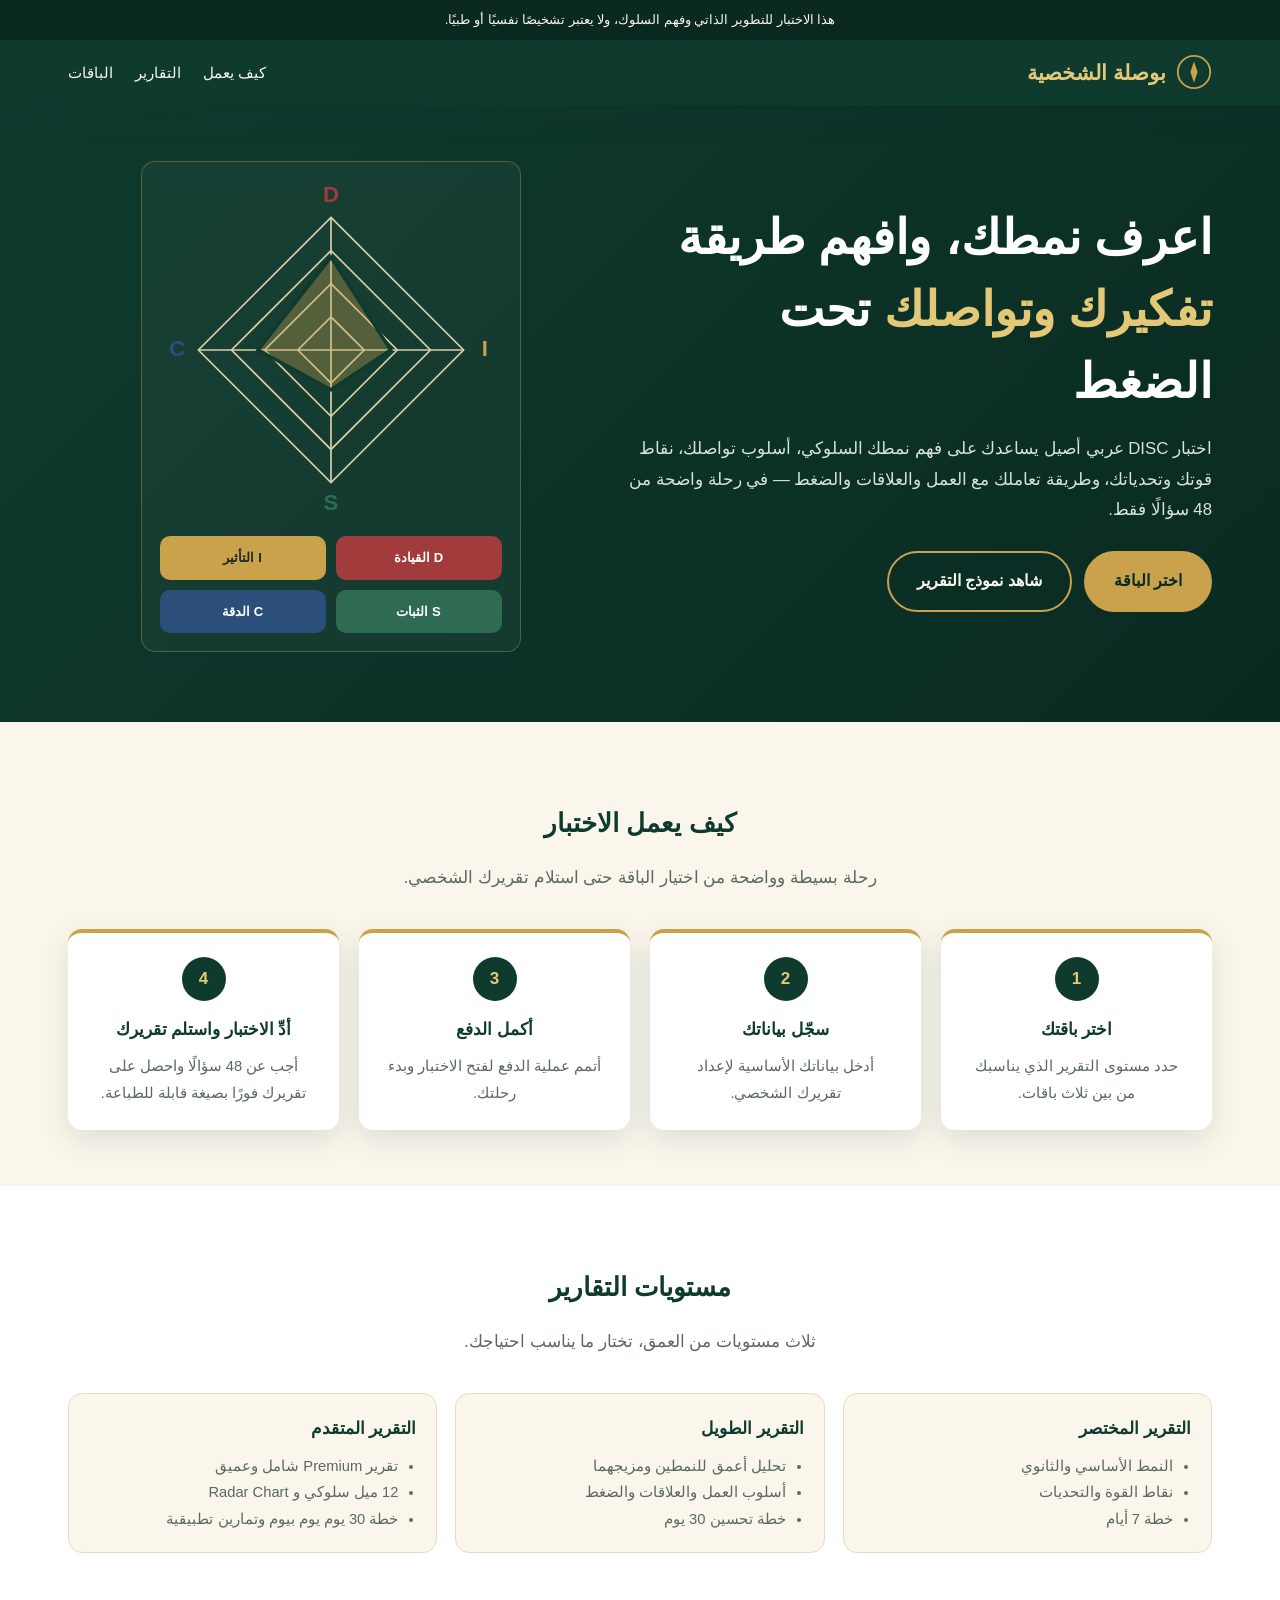
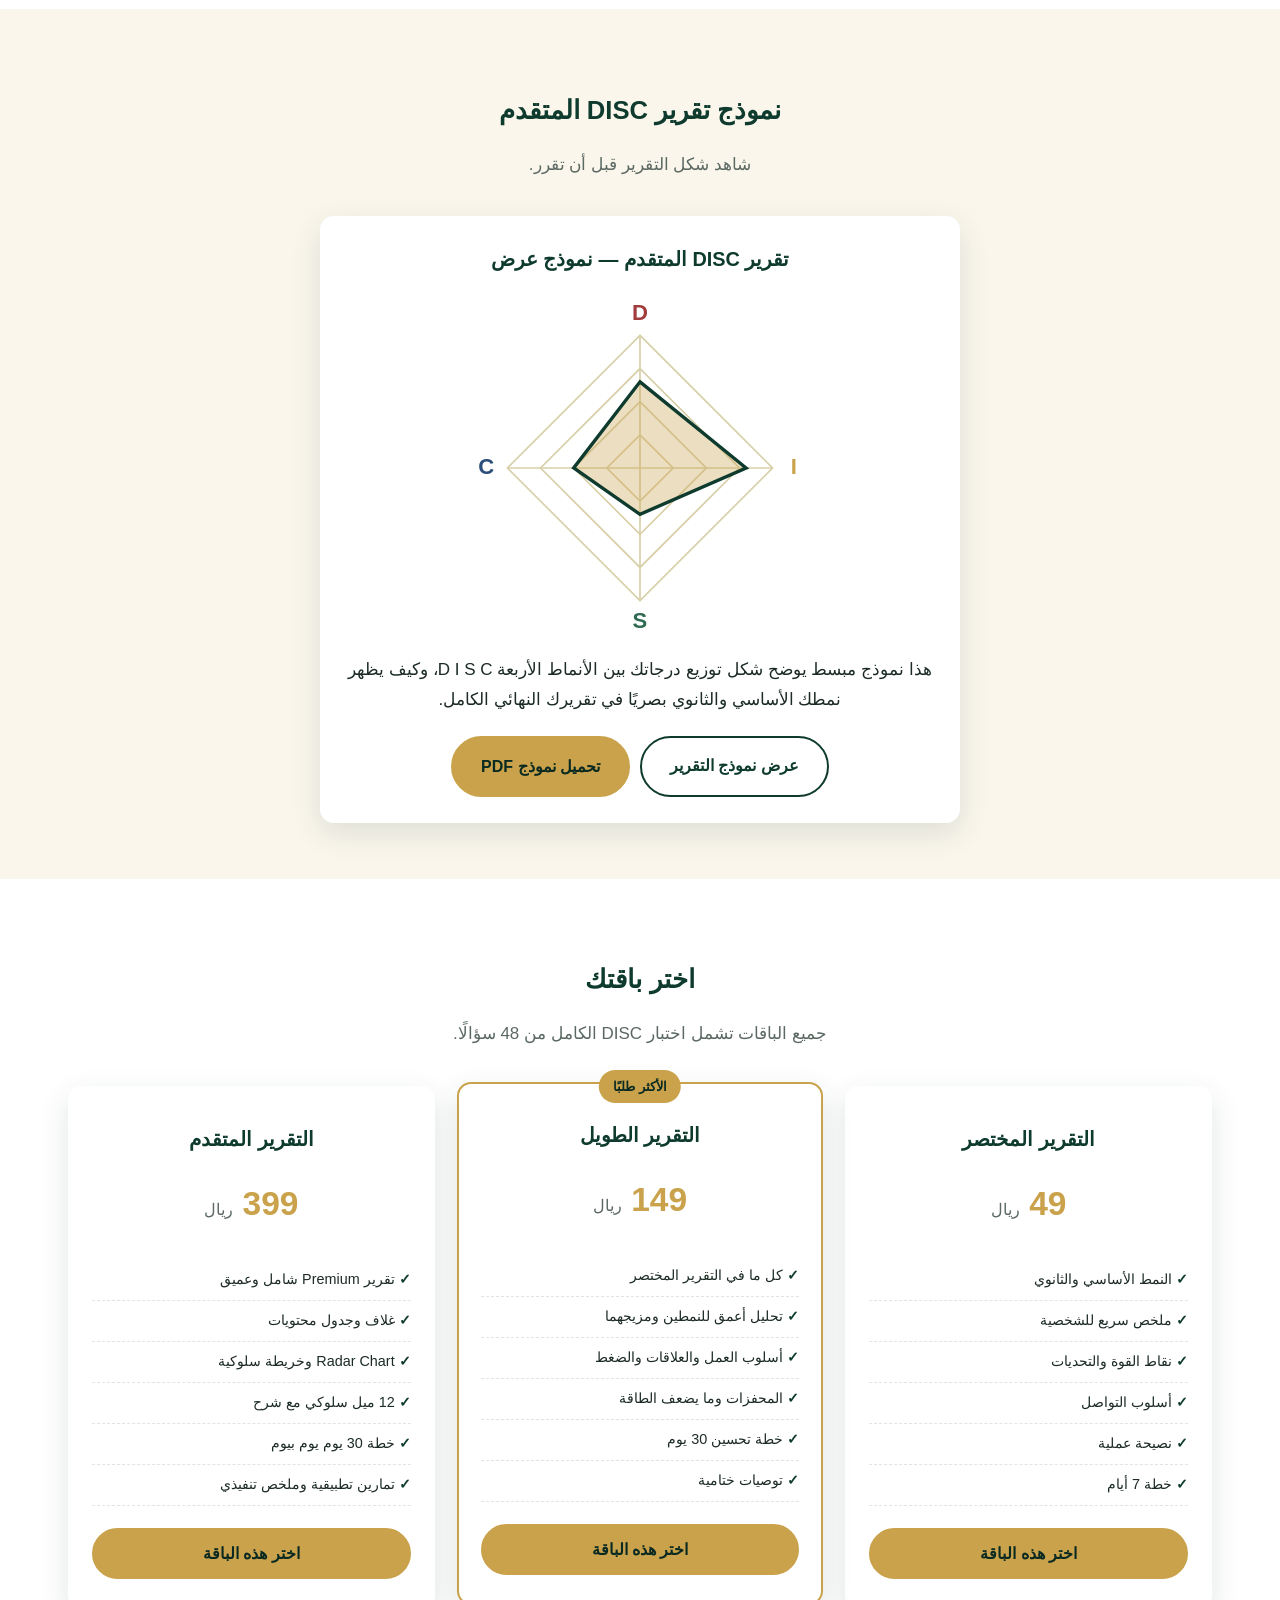
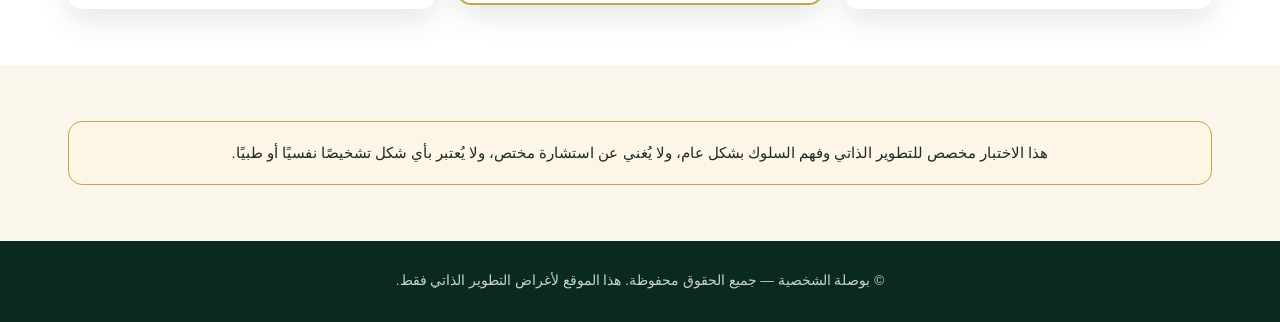
<file: test.html>
<!DOCTYPE html>
<html lang="ar" dir="rtl">
<head>
<meta charset="UTF-8">
<meta name="viewport" content="width=device-width, initial-scale=1.0">
<title>الاختبار | بوصلة الشخصية</title>
<link rel="stylesheet" href="style.css">
</head>
<body>

<header class="test-header no-print">
  <div class="container">
    <div class="q-counter">
      <span id="q-position">السؤال 1 من 48</span>
      <span id="q-percent">2%</span>
    </div>
    <div class="progress-track">
      <div class="progress-fill" id="progress-fill"></div>
    </div>
  </div>
</header>

<main>
  <div class="container" style="max-width:680px;">

    <div id="test-area">
      <div class="question-card">
        <h2 id="q-text">جارٍ التحميل...</h2>
        <div class="options-list" id="options-list"></div>
      </div>

      <div class="test-nav">
        <button id="prev-btn" class="btn btn-outline">السابق</button>
        <button id="next-btn" class="btn btn-primary" disabled>التالي</button>
      </div>
    </div>

    <div id="result-area" style="display:none;">
      <div class="question-card" style="text-align:center;">
        <h2>اكتمل الاختبار 🎉</h2>
        <p>جارٍ تجهيز تقريرك الشخصي...</p>
      </div>
    </div>

  </div>
</main>

<footer class="site-footer no-print">
  <div class="container">© بوصلة الشخصية — جميع الحقوق محفوظة.</div>
</footer>

<script src="app.js"></script>
<script>
  const pkgId = readFromStorage(STORAGE_KEYS.selectedPackage);
  const payment = readFromStorage(STORAGE_KEYS.payment);

  if (!pkgId || !payment) {
    window.location.href = "index.html";
  }

  let currentIndex = 0;
  let answers = readFromStorage(STORAGE_KEYS.answers) || new Array(QUESTIONS.length).fill(null);

  const qText = document.getElementById('q-text');
  const optionsList = document.getElementById('options-list');
  const qPosition = document.getElementById('q-position');
  const qPercent = document.getElementById('q-percent');
  const progressFill = document.getElementById('progress-fill');
  const prevBtn = document.getElementById('prev-btn');
  const nextBtn = document.getElementById('next-btn');

  function renderQuestion(index) {
    const question = QUESTIONS[index];
    qText.textContent = question.text;
    qPosition.textContent = `السؤال ${index + 1} من ${QUESTIONS.length}`;
    const percent = Math.round(((index + 1) / QUESTIONS.length) * 100);
    qPercent.textContent = percent + '%';
    progressFill.style.width = percent + '%';

    optionsList.innerHTML = '';
    question.options.forEach((opt, optIndex) => {
      const div = document.createElement('div');
      div.className = 'option-item';
      if (answers[index] === opt.type) div.classList.add('selected');
      div.innerHTML = `<input type="radio" name="opt" id="opt-${optIndex}"> ${opt.text}`;
      div.addEventListener('click', () => {
        answers[index] = opt.type;
        saveToStorage(STORAGE_KEYS.answers, answers);
        document.querySelectorAll('.option-item').forEach(el => el.classList.remove('selected'));
        div.classList.add('selected');
        nextBtn.disabled = false;
      });
      optionsList.appendChild(div);
    });

    nextBtn.disabled = !answers[index];
    prevBtn.style.visibility = index === 0 ? 'hidden' : 'visible';
    nextBtn.textContent = index === QUESTIONS.length - 1 ? 'عرض النتيجة' : 'التالي';
  }

  prevBtn.addEventListener('click', () => {
    if (currentIndex > 0) {
      currentIndex--;
      renderQuestion(currentIndex);
    }
  });

  nextBtn.addEventListener('click', () => {
    if (currentIndex < QUESTIONS.length - 1) {
      currentIndex++;
      renderQuestion(currentIndex);
    } else {
      finishTest();
    }
  });

  function finishTest() {
    const result = calculateResult(answers);
    saveToStorage(STORAGE_KEYS.result, result);

    const customer2 = readFromStorage(STORAGE_KEYS.customer);
    if (customer2) {
      sendToGoogleSheets({
        name: customer2.fullName,
        email: customer2.email,
        phone: customer2.phone,
        age: customer2.age,
        package: PACKAGES[pkgId].name,
        price: PACKAGES[pkgId].price,
        date: new Date().toISOString(),
        finalPattern: result.compound,
        scoreD: result.percentages.D,
        scoreI: result.percentages.I,
        scoreS: result.percentages.S,
        scoreC: result.percentages.C
      });
    }

    const customer = readFromStorage(STORAGE_KEYS.customer);
    window.location.href = buildUrl('report.html', {
      pkg: pkgId,
      res: encodeURIComponent(JSON.stringify(result)),
      cust: encodeURIComponent(JSON.stringify(customer || {}))
    });
  }

  renderQuestion(currentIndex);
</script>
</body>
</html>
</file>
<file: style.css>
/* ===== بوصلة الشخصية - الأنماط العامة ===== */
:root {
  --green-dark: #0e3b2e;
  --green-darker: #0a2a21;
  --gold: #c9a24b;
  --gold-light: #e3c878;
  --ivory: #faf6ec;
  --white: #ffffff;
  --text-dark: #1c2b24;
  --text-muted: #5b6962;
  --danger: #a23b3b;
  --radius: 14px;
  --shadow: 0 10px 30px rgba(14, 59, 46, 0.12);
  --font: Tahoma, Arial, "Segoe UI", sans-serif;
}

* { box-sizing: border-box; }

html { scroll-behavior: smooth; }

body {
  margin: 0;
  font-family: var(--font);
  background: var(--ivory);
  color: var(--text-dark);
  direction: rtl;
  text-align: right;
  line-height: 1.8;
  font-size: 16px;
}

img, svg { max-width: 100%; }

a { color: inherit; text-decoration: none; }

.container {
  width: 100%;
  max-width: 1180px;
  margin: 0 auto;
  padding: 0 18px;
}

/* ===== الهيدر ===== */
.site-header {
  background: var(--green-dark);
  color: var(--ivory);
  position: sticky;
  top: 0;
  z-index: 100;
  box-shadow: var(--shadow);
}

.site-header .container {
  display: flex;
  align-items: center;
  justify-content: space-between;
  padding-top: 14px;
  padding-bottom: 14px;
}

.brand {
  display: flex;
  align-items: center;
  gap: 10px;
  font-weight: bold;
  font-size: 1.3rem;
  color: var(--gold-light);
}

.brand .brand-icon {
  width: 36px;
  height: 36px;
  flex-shrink: 0;
}

.site-nav {
  display: flex;
  gap: 22px;
  font-size: 0.95rem;
}

.site-nav a:hover { color: var(--gold-light); }

.disclaimer-bar {
  background: var(--green-darker);
  color: var(--ivory);
  font-size: 0.82rem;
  text-align: center;
  padding: 8px 12px;
}

/* ===== الأزرار ===== */
.btn {
  display: inline-block;
  padding: 14px 28px;
  border-radius: 999px;
  font-weight: bold;
  font-size: 1rem;
  cursor: pointer;
  border: 2px solid transparent;
  transition: all .2s ease;
  text-align: center;
}

.btn-primary {
  background: var(--gold);
  color: var(--green-darker);
  border-color: var(--gold);
}
.btn-primary:hover { background: var(--gold-light); transform: translateY(-2px); }

.btn-outline {
  background: transparent;
  color: var(--green-dark);
  border-color: var(--green-dark);
}
.btn-outline:hover { background: var(--green-dark); color: var(--ivory); }

.btn-outline-light {
  background: transparent;
  color: var(--ivory);
  border-color: var(--gold);
}
.btn-outline-light:hover { background: var(--gold); color: var(--green-darker); }

.btn-block { display: block; width: 100%; }
.btn:disabled { opacity: .5; cursor: not-allowed; }

/* ===== Hero ===== */
.hero {
  background: linear-gradient(135deg, var(--green-dark), var(--green-darker));
  color: var(--ivory);
  padding: 56px 0 70px;
}

.hero .container {
  display: flex;
  flex-direction: column-reverse;
  gap: 36px;
  align-items: center;
}

.hero-text { text-align: center; }

.hero-text h1 {
  font-size: 1.9rem;
  line-height: 1.5;
  margin: 0 0 16px;
  color: var(--white);
}

.hero-text h1 span { color: var(--gold-light); }

.hero-text p {
  color: #d8e3da;
  font-size: 1.05rem;
  margin-bottom: 26px;
}

.hero-actions {
  display: flex;
  flex-direction: column;
  gap: 12px;
}

.hero-visual {
  width: 100%;
  display: flex;
  justify-content: center;
}

.disc-chart-wrap {
  background: rgba(255,255,255,0.04);
  border: 1px solid rgba(201,162,75,0.35);
  border-radius: var(--radius);
  padding: 18px;
  width: 100%;
  max-width: 380px;
}

/* ===== أقسام عامة ===== */
section { padding: 56px 0; }

.section-title {
  text-align: center;
  font-size: 1.6rem;
  color: var(--green-dark);
  margin-bottom: 10px;
}

.section-subtitle {
  text-align: center;
  color: var(--text-muted);
  margin-bottom: 36px;
  max-width: 640px;
  margin-left: auto;
  margin-right: auto;
}

.alt-bg { background: var(--white); }

/* ===== كيف يعمل الاختبار ===== */
.steps-grid {
  display: grid;
  grid-template-columns: 1fr;
  gap: 20px;
}

.step-card {
  background: var(--white);
  border-radius: var(--radius);
  padding: 24px;
  box-shadow: var(--shadow);
  text-align: center;
  border-top: 4px solid var(--gold);
}

.step-num {
  width: 44px;
  height: 44px;
  border-radius: 50%;
  background: var(--green-dark);
  color: var(--gold-light);
  display: flex;
  align-items: center;
  justify-content: center;
  font-weight: bold;
  margin: 0 auto 14px;
}

.step-card h3 { margin: 0 0 8px; color: var(--green-dark); font-size: 1.05rem; }
.step-card p { color: var(--text-muted); font-size: .92rem; margin: 0; }

/* ===== مستويات التقارير ===== */
.levels-grid {
  display: grid;
  grid-template-columns: 1fr;
  gap: 18px;
}

.level-card {
  background: var(--ivory);
  border: 1px solid #e7ddc4;
  border-radius: var(--radius);
  padding: 20px;
}

.level-card h4 { color: var(--green-dark); margin: 0 0 8px; }
.level-card ul { margin: 0; padding-right: 18px; color: var(--text-muted); font-size: .92rem; }

/* ===== نموذج التقرير على الرئيسية ===== */
.sample-report-box {
  background: var(--white);
  border-radius: var(--radius);
  box-shadow: var(--shadow);
  padding: 26px;
  max-width: 640px;
  margin: 0 auto;
  text-align: center;
}

.sample-report-box h3 { color: var(--green-dark); margin-top: 0; }

.sample-actions {
  display: flex;
  flex-direction: column;
  gap: 10px;
  margin-top: 20px;
}

/* ===== الباقات ===== */
.pricing-grid {
  display: grid;
  grid-template-columns: 1fr;
  gap: 22px;
}

.price-card {
  background: var(--white);
  border-radius: var(--radius);
  box-shadow: var(--shadow);
  padding: 28px 22px;
  text-align: center;
  border: 2px solid transparent;
  position: relative;
  display: flex;
  flex-direction: column;
}

.price-card.featured {
  border-color: var(--gold);
  transform: translateY(-4px);
}

.price-badge {
  position: absolute;
  top: -14px;
  right: 50%;
  transform: translateX(50%);
  background: var(--gold);
  color: var(--green-darker);
  font-size: .8rem;
  font-weight: bold;
  padding: 5px 14px;
  border-radius: 999px;
}

.price-card h3 { color: var(--green-dark); margin: 6px 0; }

.price-tag {
  font-size: 2.1rem;
  font-weight: bold;
  color: var(--gold);
  margin: 10px 0;
}
.price-tag span { font-size: 1rem; color: var(--text-muted); font-weight: normal; }

.price-card ul {
  text-align: right;
  list-style: none;
  padding: 0;
  margin: 16px 0 22px;
  flex-grow: 1;
}

.price-card ul li {
  padding: 7px 0;
  border-bottom: 1px dashed #e3e3e3;
  font-size: .9rem;
  color: var(--text-dark);
}

.price-card ul li::before { content: "✓ "; color: var(--green-dark); font-weight: bold; }

/* ===== تنبيه ===== */
.notice-box {
  background: #fdf5e6;
  border: 1px solid var(--gold);
  border-radius: var(--radius);
  padding: 18px 22px;
  text-align: center;
  color: var(--text-dark);
  font-size: .92rem;
}

/* ===== الفوتر ===== */
.site-footer {
  background: var(--green-darker);
  color: #c7d3cb;
  text-align: center;
  padding: 28px 0;
  font-size: .85rem;
}

/* ===== صفحات النماذج (تسجيل/دفع) ===== */
.form-page {
  padding: 40px 0 60px;
}

.summary-box {
  background: var(--white);
  border-radius: var(--radius);
  box-shadow: var(--shadow);
  padding: 22px;
  margin-bottom: 24px;
  border-right: 5px solid var(--gold);
}

.summary-box h3 { margin-top: 0; color: var(--green-dark); }
.summary-row { display: flex; justify-content: space-between; padding: 6px 0; border-bottom: 1px dashed #eee; font-size: .92rem; }
.summary-row strong { color: var(--text-muted); font-weight: normal; }

.form-card {
  background: var(--white);
  border-radius: var(--radius);
  box-shadow: var(--shadow);
  padding: 26px;
}

.form-group { margin-bottom: 18px; }

.form-group label {
  display: block;
  margin-bottom: 6px;
  font-weight: bold;
  color: var(--green-dark);
  font-size: .92rem;
}

.form-group input {
  width: 100%;
  padding: 13px 14px;
  border: 1.5px solid #ddd;
  border-radius: 10px;
  font-family: var(--font);
  font-size: 1rem;
  background: var(--ivory);
}

.form-group input:focus {
  outline: none;
  border-color: var(--gold);
  background: var(--white);
}

.field-error { color: var(--danger); font-size: .82rem; margin-top: 4px; display: none; }

/* ===== خيارات الدفع ===== */
.pay-methods {
  display: grid;
  grid-template-columns: 1fr;
  gap: 12px;
  margin: 18px 0 26px;
}

.pay-method {
  display: flex;
  align-items: center;
  gap: 12px;
  border: 1.5px solid #ddd;
  border-radius: 10px;
  padding: 14px;
  cursor: pointer;
  background: var(--ivory);
}

.pay-method input { width: auto; }

.pay-method.selected { border-color: var(--gold); background: #fdf6e6; }

.pay-method .pm-label { font-weight: bold; color: var(--text-dark); font-size: .95rem; }

/* ===== الاختبار ===== */
.test-header {
  background: var(--white);
  box-shadow: var(--shadow);
  padding: 16px 0;
  position: sticky;
  top: 0;
  z-index: 50;
}

.progress-track {
  background: #e7e2d2;
  border-radius: 999px;
  height: 10px;
  overflow: hidden;
  margin-top: 10px;
}

.progress-fill {
  background: linear-gradient(90deg, var(--gold), var(--green-dark));
  height: 100%;
  width: 0%;
  transition: width .3s ease;
}

.q-counter {
  font-size: .9rem;
  color: var(--text-muted);
  display: flex;
  justify-content: space-between;
}

.question-card {
  background: var(--white);
  border-radius: var(--radius);
  box-shadow: var(--shadow);
  padding: 26px 22px;
  margin: 26px 0;
}

.question-card h2 {
  color: var(--green-dark);
  font-size: 1.15rem;
  margin-top: 0;
}

.options-list { display: flex; flex-direction: column; gap: 12px; margin-top: 18px; }

.option-item {
  border: 1.5px solid #ddd;
  border-radius: 10px;
  padding: 14px;
  cursor: pointer;
  background: var(--ivory);
  transition: all .15s ease;
}

.option-item:hover { border-color: var(--gold); }
.option-item.selected { border-color: var(--green-dark); background: #eaf2ee; }
.option-item input { display: none; }

.test-nav {
  display: flex;
  justify-content: space-between;
  gap: 12px;
  margin-bottom: 30px;
}

.test-nav .btn { flex: 1; }

/* ===== التقرير ===== */
.report-page { background: var(--white); }

.report-cover {
  background: linear-gradient(135deg, var(--green-dark), var(--green-darker));
  color: var(--ivory);
  text-align: center;
  padding: 50px 20px;
  border-radius: var(--radius);
  margin-bottom: 30px;
}

.report-cover h1 { color: var(--gold-light); margin-bottom: 8px; }

.result-pattern {
  font-size: 2.4rem;
  font-weight: bold;
  color: var(--gold-light);
  margin: 14px 0;
  letter-spacing: 4px;
}

.disc-bars { margin: 20px 0; }

.disc-bar-row { margin-bottom: 14px; }

.disc-bar-label {
  display: flex;
  justify-content: space-between;
  font-size: .9rem;
  margin-bottom: 4px;
  font-weight: bold;
}

.disc-bar-track {
  background: #e7e2d2;
  border-radius: 999px;
  height: 16px;
  overflow: hidden;
}

.disc-bar-fill {
  height: 100%;
  border-radius: 999px;
}
.fill-D { background: #a23b3b; }
.fill-I { background: var(--gold); }
.fill-S { background: #2f6b52; }
.fill-C { background: #2b4f7a; }

.report-section {
  margin-bottom: 30px;
  padding-bottom: 20px;
  border-bottom: 1px solid #eee;
}

.report-section h2 {
  color: var(--green-dark);
  font-size: 1.2rem;
  border-right: 4px solid var(--gold);
  padding-right: 10px;
}

.report-section h3 { color: var(--green-darker); font-size: 1.02rem; }

.report-section ul { padding-right: 20px; }
.report-section li { margin-bottom: 6px; }

.locked-section {
  background: #faf6ec;
  border: 1px dashed var(--gold);
  border-radius: var(--radius);
  padding: 22px;
  text-align: center;
  color: var(--text-muted);
}

.report-actions {
  display: flex;
  flex-direction: column;
  gap: 12px;
  margin: 30px 0;
}

/* ===== شارات الأنماط الأربعة ===== */
.disc-legend {
  display: grid;
  grid-template-columns: repeat(2, 1fr);
  gap: 10px;
  margin-top: 16px;
}

.disc-legend-item {
  border-radius: 10px;
  padding: 10px;
  text-align: center;
  font-size: .82rem;
  color: var(--white);
  font-weight: bold;
}

/* ===== استجابة للجوال والشاشات الأكبر ===== */
@media (min-width: 768px) {
  body { font-size: 17px; }
  .hero .container { flex-direction: row; text-align: right; }
  .hero-text { text-align: right; }
  .hero-actions { flex-direction: row; }
  .hero-text h1 { font-size: 2.6rem; }
  .steps-grid { grid-template-columns: repeat(4, 1fr); }
  .levels-grid { grid-template-columns: repeat(3, 1fr); }
  .pricing-grid { grid-template-columns: repeat(3, 1fr); }
  .pay-methods { grid-template-columns: repeat(3, 1fr); }
  .sample-actions { flex-direction: row; justify-content: center; }
  .report-actions { flex-direction: row; }
  .test-nav .btn { flex: unset; min-width: 140px; }
}

@media (min-width: 1024px) {
  .hero-text h1 { font-size: 3rem; }
}

/* ===== الطباعة (PDF) ===== */
@media print {
  .site-header, .site-footer, .disclaimer-bar, .no-print, .report-actions, .test-header {
    display: none !important;
  }
  body { background: var(--white); font-size: 13px; }
  .report-page .container { max-width: 100%; padding: 0; }
  .report-section { break-inside: avoid; page-break-inside: avoid; }
  .report-cover { break-after: page; }
  a[href]:after { content: ""; }
  @page { size: A4; margin: 16mm; }
}
</file>
